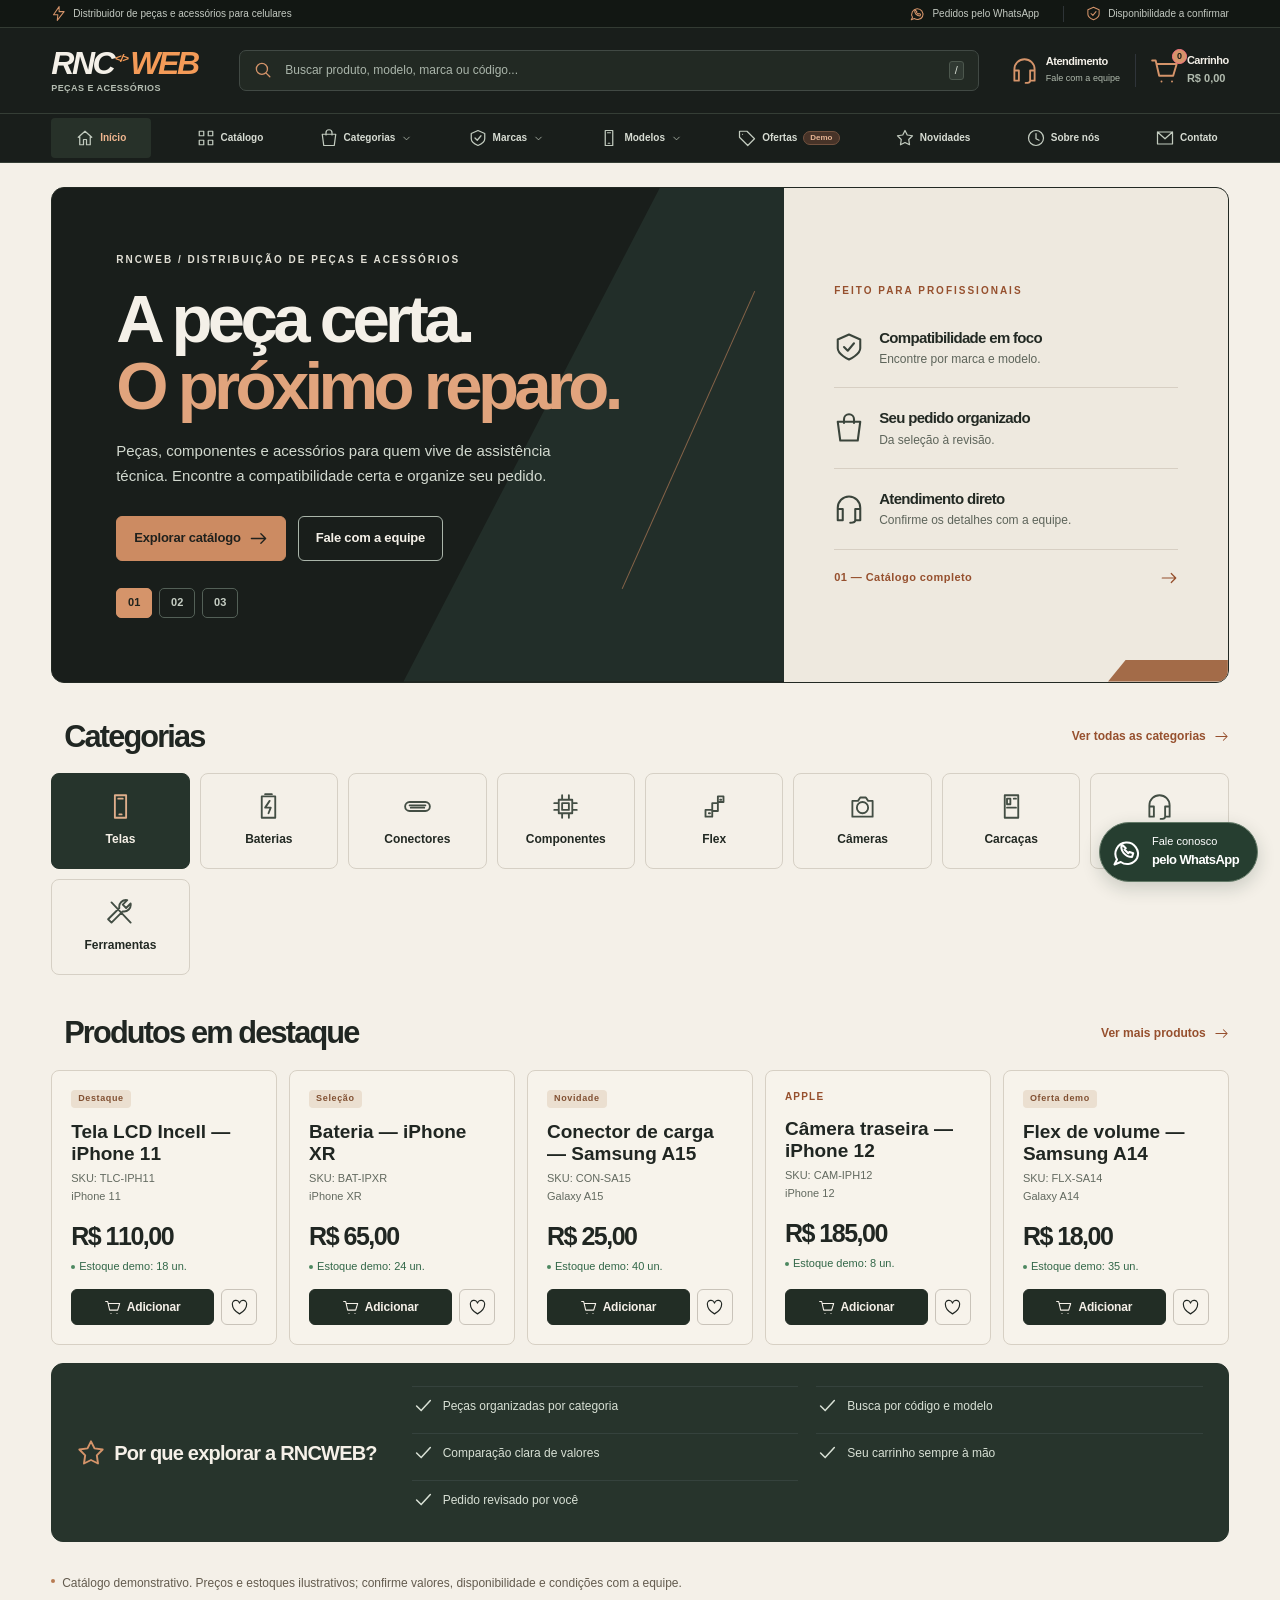
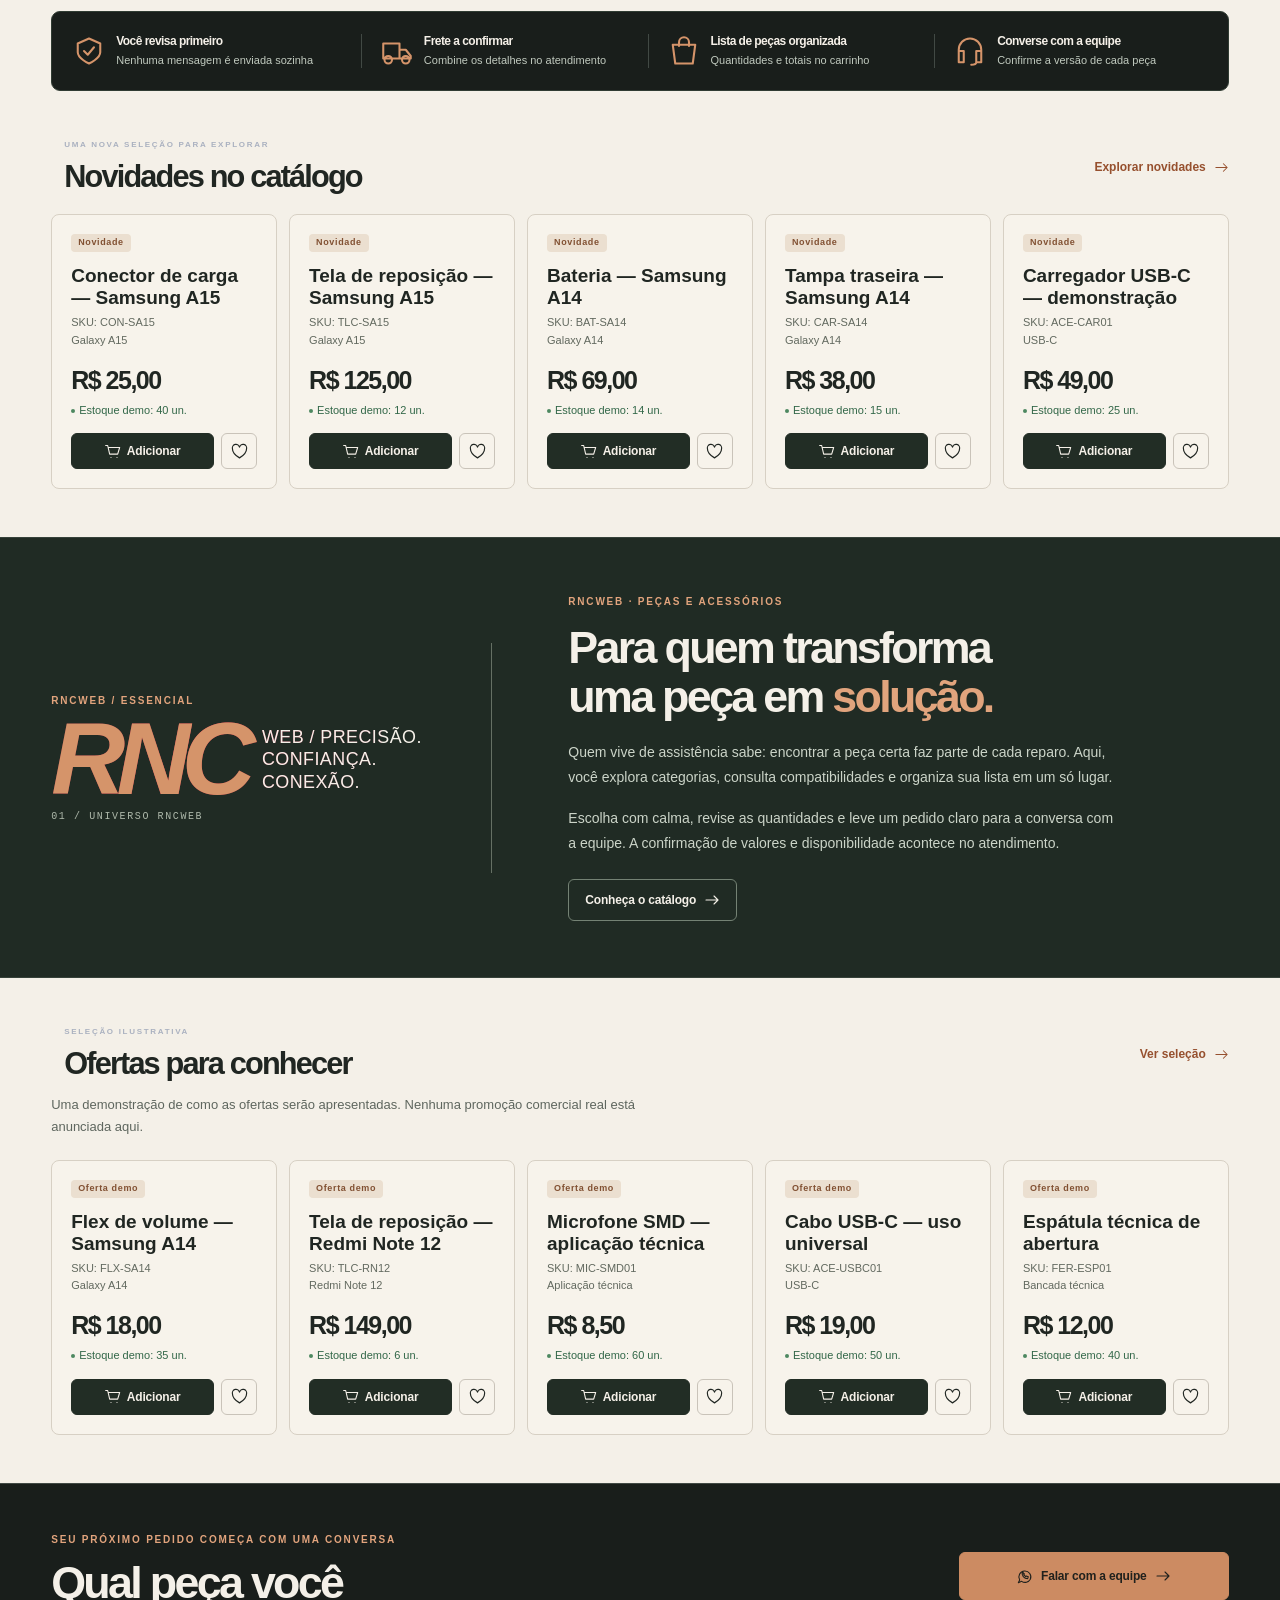
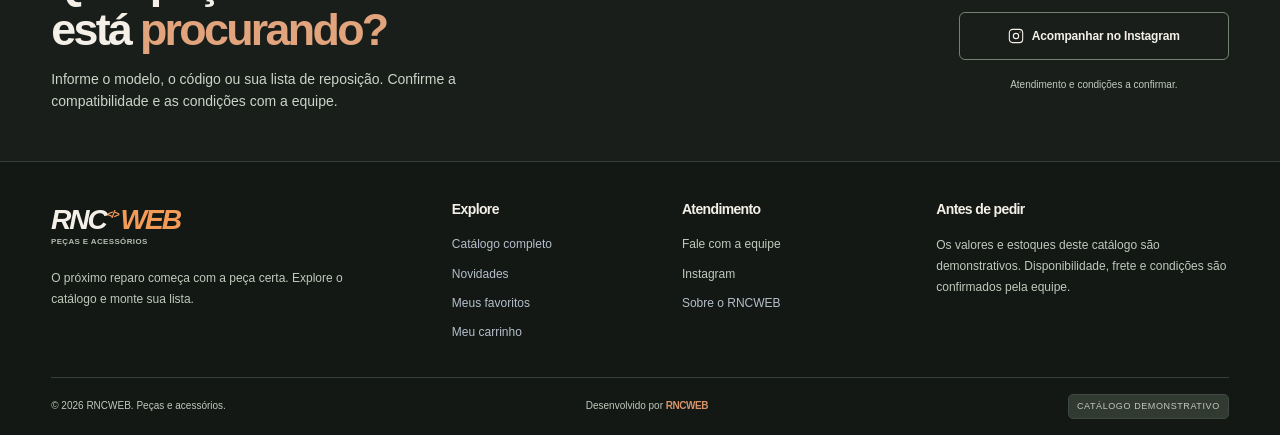
<file: index.html>
<!doctype html>
<html lang="pt-BR">
<head>
  <meta charset="utf-8"><meta name="viewport" content="width=device-width, initial-scale=1">
  <title>RNCWEB — Peças e acessórios para sua assistência</title>
  <meta name="description" content="Explore peças, componentes e acessórios para celulares. Encontre compatibilidades, monte sua lista e converse com a equipe da RNCWEB.">
  <meta name="theme-color" content="#191e1b"><meta name="robots" content="noindex,nofollow">
  <meta property="og:title" content="RNCWEB — A peça certa para o próximo reparo"><meta property="og:description" content="Um catálogo para quem vive de assistência técnica. Peças, acessórios e uma forma simples de montar seu pedido."><meta property="og:type" content="website"><meta property="og:locale" content="pt_BR">
  <link rel="icon" href="ativos/marca.svg" type="image/svg+xml">
  <link rel="stylesheet" href="css/base.css"><link rel="stylesheet" href="css/componentes.css"><link rel="stylesheet" href="css/loja.css"><link rel="stylesheet" href="css/inicio.css"><link rel="stylesheet" href="css/responsivo.css"><link rel="stylesheet" href="css/identidade.css">
  <script type="module" src="js/loja.js"></script>
</head>
<body data-pagina="inicio">
  <a class="pular-conteudo" href="#principal">Pular para o conteúdo</a>
  <div id="cabecalho-loja"></div>
  <main id="principal">
    <section class="hero" aria-labelledby="titulo-hero">
  <div class="container hero-grade">
    <div class="hero-texto"><p class="sobretitulo">RNCWEB / Distribuição de peças e acessórios</p><h1 id="titulo-hero">A peça certa.<br><em>O próximo reparo.</em></h1><p id="descricao-hero">Peças, componentes e acessórios para quem vive de assistência técnica. Encontre a compatibilidade certa e organize seu pedido.</p><div class="hero-acoes"><a class="botao" href="catalogo.html">Explorar catálogo<i data-icone="seta"></i></a><button class="botao secundario" type="button" data-contato>Fale com a equipe</button></div><div class="hero-paginacao" role="group" aria-label="Destaques da apresentação"><button type="button" aria-label="Peças para sua assistência" aria-pressed="true" data-slide="0">01</button><button type="button" aria-label="Encontre sua peça" aria-pressed="false" data-slide="1">02</button><button type="button" aria-label="Organize seu pedido" aria-pressed="false" data-slide="2">03</button></div></div>
    <div class="hero-beneficios"><p class="sobretitulo">Feito para profissionais</p><div><i data-icone="escudo"></i><span><strong>Compatibilidade em foco</strong><small>Encontre por marca e modelo.</small></span></div><div><i data-icone="sacola"></i><span><strong>Seu pedido organizado</strong><small>Da seleção à revisão.</small></span></div><div><i data-icone="fone"></i><span><strong>Atendimento direto</strong><small>Confirme os detalhes com a equipe.</small></span></div><a class="hero-indice" href="catalogo.html">01 — Catálogo completo <i data-icone="seta"></i></a></div>
  </div>
</section>

    <section class="categorias-inicio container" aria-labelledby="titulo-categorias"><div class="cabecalho-secao"><h2 id="titulo-categorias">Categorias</h2><a href="catalogo.html">Ver todas as categorias<i data-icone="seta"></i></a></div><div class="grade-categorias" id="categorias-inicio" data-area-principal><p class="texto-suave">Carregando categorias…</p></div></section>

    <section class="vitrine container" aria-labelledby="titulo-destaques"><div class="vitrine-principal"><div class="cabecalho-secao"><h2 id="titulo-destaques">Produtos em destaque</h2><a href="catalogo.html">Ver mais produtos<i data-icone="seta"></i></a></div><div class="grade-destaques" id="produtos-destaque"></div></div><aside class="painel-diferenciais"><h2><i data-icone="estrela"></i>Por que explorar a RNCWEB?</h2><ul><li><i data-icone="check"></i>Peças organizadas por categoria</li><li><i data-icone="check"></i>Busca por código e modelo</li><li><i data-icone="check"></i>Comparação clara de valores</li><li><i data-icone="check"></i>Seu carrinho sempre à mão</li><li><i data-icone="check"></i>Pedido revisado por você</li></ul></aside></section>

    <div class="container"><p class="aviso-catalogo"><span class="ponto-status"></span>Catálogo demonstrativo. Preços e estoques ilustrativos; confirme valores, disponibilidade e condições com a equipe.</p><div class="faixa-confianca"><div><i data-icone="escudo"></i><span><strong>Você revisa primeiro</strong><small>Nenhuma mensagem é enviada sozinha</small></span></div><div><i data-icone="envio"></i><span><strong>Frete a confirmar</strong><small>Combine os detalhes no atendimento</small></span></div><div><i data-icone="sacola"></i><span><strong>Lista de peças organizada</strong><small>Quantidades e totais no carrinho</small></span></div><div><i data-icone="fone"></i><span><strong>Converse com a equipe</strong><small>Confirme a versão de cada peça</small></span></div></div></div>

    <section class="secao container novidades" data-revelar aria-labelledby="titulo-novidades"><div class="cabecalho-secao"><div><p class="sobretitulo">Uma nova seleção para explorar</p><h2 id="titulo-novidades">Novidades no catálogo</h2></div><a href="catalogo.html?novidades=1">Explorar novidades<i data-icone="seta"></i></a></div><div class="grade-produtos" id="produtos-novidades"></div></section>

    <section class="editorial" id="sobre" data-revelar><div class="container editorial-grade"><div class="editorial-selo" aria-hidden="true"><p class="sobretitulo">RNCWEB / Essencial</p><span class="editorial-rnc">RNC<span>WEB / PRECISÃO.<br>CONFIANÇA.<br>CONEXÃO.</span></span><i>01 / UNIVERSO RNCWEB</i></div><div class="editorial-texto"><p class="sobretitulo">RNCWEB · peças e acessórios</p><h2>Para quem transforma<br>uma peça em <em>solução.</em></h2><p>Quem vive de assistência sabe: encontrar a peça certa faz parte de cada reparo. Aqui, você explora categorias, consulta compatibilidades e organiza sua lista em um só lugar.</p><p>Escolha com calma, revise as quantidades e leve um pedido claro para a conversa com a equipe. A confirmação de valores e disponibilidade acontece no atendimento.</p><a class="botao secundario" href="catalogo.html">Conheça o catálogo<i data-icone="seta"></i></a></div></div></section>

    <section class="secao container" data-revelar aria-labelledby="titulo-ofertas"><div class="cabecalho-secao"><div><p class="sobretitulo">Seleção ilustrativa</p><h2 id="titulo-ofertas">Ofertas para conhecer</h2></div><a href="catalogo.html?ofertas=1">Ver seleção<i data-icone="seta"></i></a></div><p class="texto-suave descricao-secao">Uma demonstração de como as ofertas serão apresentadas. Nenhuma promoção comercial real está anunciada aqui.</p><div class="grade-produtos" id="produtos-ofertas"></div></section>

    <section class="contato-inicio" id="contato" data-revelar><div class="container"><div><p class="sobretitulo">Seu próximo pedido começa com uma conversa</p><h2>Qual peça você<br>está <em>procurando?</em></h2><p>Informe o modelo, o código ou sua lista de reposição. Confirme a compatibilidade e as condições com a equipe.</p></div><div class="contato-acoes"><button class="botao" type="button" data-contato><i data-icone="whatsapp"></i>Falar com a equipe<i data-icone="seta"></i></button><button class="botao secundario" type="button" data-instagram><i data-icone="instagram"></i>Acompanhar no Instagram</button><span>Atendimento e condições a confirmar.</span></div><div class="contato-linhas" aria-hidden="true"></div></div></section>
  </main>
  <div id="rodape-loja"></div><noscript><p class="aviso-persistencia">Ative o JavaScript para usar a pesquisa, os filtros e o carrinho. Este site é uma demonstração comercial.</p></noscript>
</body></html>
</file>
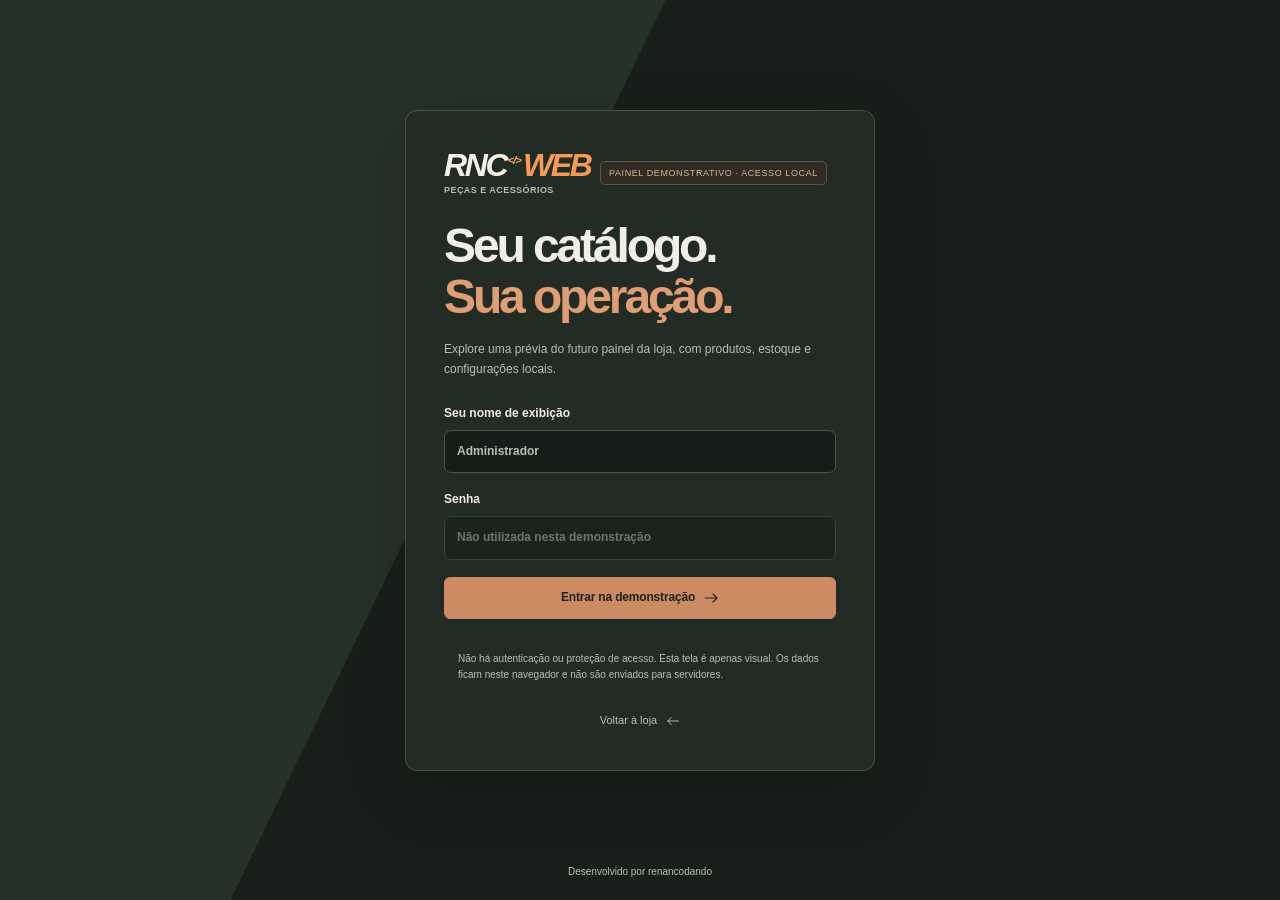
<file: admin/index.html>
<!doctype html><html lang="pt-BR"><head><meta charset="utf-8"><meta name="viewport" content="width=device-width,initial-scale=1"><meta name="robots" content="noindex,nofollow"><meta name="theme-color" content="#191e1b"><title>Painel demonstrativo — RNCWEB</title><link rel="icon" href="../ativos/marca.svg" type="image/svg+xml"><link rel="stylesheet" href="../css/base.css"><link rel="stylesheet" href="../css/componentes.css"><link rel="stylesheet" href="../css/loja.css"><link rel="stylesheet" href="../css/admin.css"><link rel="stylesheet" href="../css/responsivo.css"><link rel="stylesheet" href="../css/identidade.css"><script type="module" src="../js/admin/app.js"></script></head><body class="pagina-admin"><a class="pular-conteudo" href="#admin-conteudo">Pular para o painel</a>
<main id="entrada-demo" class="entrada-demo"><div class="entrada-ambiente" aria-hidden="true"><div></div><div></div><div></div></div><section class="entrada-card"><a class="marca" href="../index.html"><span class="rnc-logotipo" aria-label="RNCWEB"><span>RNC</span><span class="rnc-web"><sup>&lt;/&gt;</sup>WEB</span></span><small class="rnc-assinatura">Peças e acessórios</small></a><span class="etiqueta-demo">Painel demonstrativo · acesso local</span><h1>Seu catálogo.<br><em>Sua operação.</em></h1><p class="texto-suave">Explore uma prévia do futuro painel da loja, com produtos, estoque e configurações locais.</p><form id="form-entrada"><label class="campo" for="nome-demo">Seu nome de exibição<input id="nome-demo" name="nome" placeholder="Administrador" autocomplete="off" maxlength="50"></label><label class="campo">Senha<input id="senha-admin" type="password" autocomplete="current-password" placeholder="Não utilizada nesta demonstração" disabled aria-describedby="aviso-login"></label><button class="botao botao-largo" type="submit" disabled aria-busy="true"><span data-texto-entrada>Carregando catálogo…</span><i data-icone="seta"></i></button></form><p id="aviso-login" class="nota-demo">Não há autenticação ou proteção de acesso. Esta tela é apenas visual. Os dados ficam neste navegador e não são enviados para servidores.</p><a href="../index.html" class="voltar-loja">Voltar à loja<i data-icone="seta"></i></a></section><span class="assinatura-entrada">Desenvolvido por renancodando</span></main>
<div id="admin-app" hidden><aside class="admin-navegacao" id="admin-navegacao"><a class="marca" href="../index.html"><span class="rnc-logotipo" aria-label="RNCWEB"><span>RNC</span><span class="rnc-web"><sup>&lt;/&gt;</sup>WEB</span></span><small class="rnc-assinatura">Estúdio de gestão</small></a><span class="rotulo-admin">Workspace local</span><nav aria-label="Painel administrativo"><button type="button" data-admin-secao="dashboard"><i data-icone="grafico"></i>Visão geral</button><button type="button" data-admin-secao="produtos"><i data-icone="caixa"></i>Produtos</button><button type="button" data-admin-secao="estoque"><i data-icone="sacola"></i>Estoque</button><button type="button" data-admin-secao="categorias"><i data-icone="grade"></i>Categorias</button><button type="button" data-admin-secao="importacao"><i data-icone="importar"></i>Importar CSV</button><button type="button" data-admin-secao="configuracoes"><i data-icone="configuracao"></i>Configurações</button></nav><div class="admin-nav-base"><a href="../index.html"><i data-icone="inicio"></i>Ver loja</a><button type="button" id="sair-demo"><i data-icone="sair"></i>Sair da demonstração</button><small>Somente neste navegador.<br>Sem autenticação real.</small></div></aside><div class="admin-corpo"><header class="admin-topo"><button type="button" id="menu-admin" class="botao-icone" aria-label="Abrir navegação do painel" aria-expanded="false" aria-controls="admin-navegacao"><i data-icone="menu"></i></button><div><span>Estúdio de gestão</span><strong id="nome-secao">Visão geral</strong></div><span class="etiqueta-demo">Demonstração local</span><div class="admin-perfil"><span class="avatar-admin">G</span><span id="nome-administrador">Administrador</span></div></header><p class="faixa-demo"><i data-icone="alerta"></i><span>Esta é uma demonstração local. Não há login seguro, banco de dados, pedidos reais ou estoque sincronizado.</span></p><main id="admin-conteudo" tabindex="-1"></main><footer class="admin-rodape">RNCWEB · Painel demonstrativo <span>Desenvolvido por renancodando</span></footer></div></div>
</body></html>
</file>
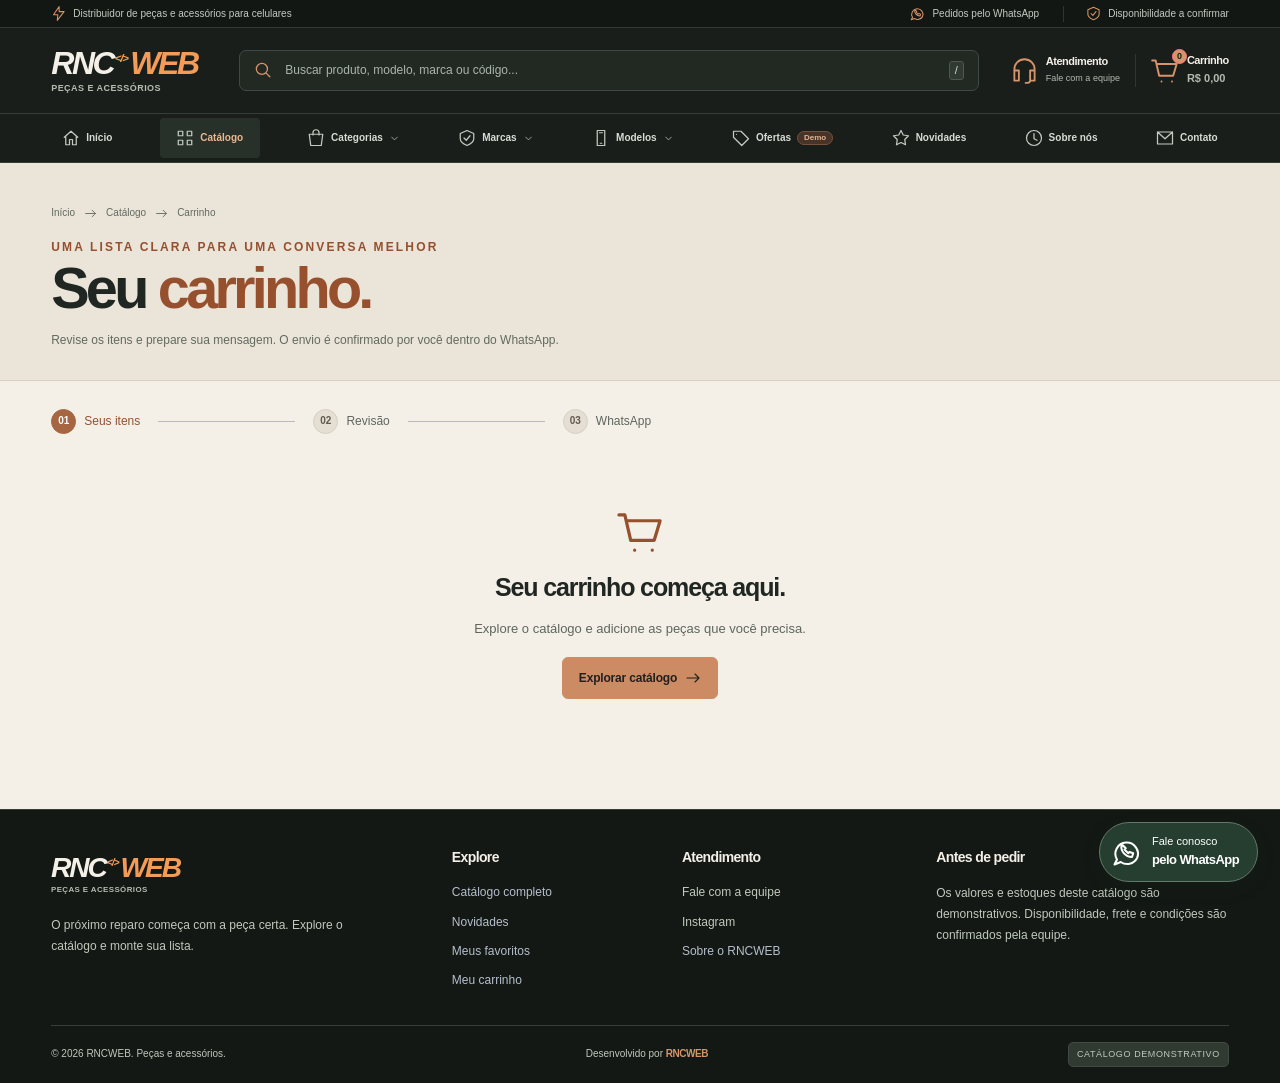
<file: carrinho.html>
<!doctype html><html lang="pt-BR"><head><meta charset="utf-8"><meta name="viewport" content="width=device-width,initial-scale=1"><title>Meu carrinho — RNCWEB</title><meta name="description" content="Revise as peças, ajuste quantidades e prepare seu pedido pelo WhatsApp. Valores demonstrativos e disponibilidade a confirmar."><meta name="theme-color" content="#191e1b"><meta name="robots" content="noindex,nofollow"><meta property="og:title" content="Meu carrinho — RNCWEB"><meta property="og:type" content="website"><meta property="og:locale" content="pt_BR"><link rel="icon" href="ativos/marca.svg" type="image/svg+xml"><link rel="stylesheet" href="css/base.css"><link rel="stylesheet" href="css/componentes.css"><link rel="stylesheet" href="css/loja.css"><link rel="stylesheet" href="css/carrinho.css"><link rel="stylesheet" href="css/responsivo.css"><link rel="stylesheet" href="css/identidade.css"><script type="module" src="js/loja.js"></script></head><body data-pagina="carrinho"><a class="pular-conteudo" href="#principal">Pular para o conteúdo</a><div id="cabecalho-loja"></div><main id="principal"><section class="pagina-cabecalho"><div class="container"><div class="trilha"><a href="index.html">Início</a><i data-icone="seta"></i><a href="catalogo.html">Catálogo</a><i data-icone="seta"></i><span>Carrinho</span></div><p class="sobretitulo">Uma lista clara para uma conversa melhor</p><h1>Seu <em>carrinho.</em></h1><p>Revise os itens e prepare sua mensagem. O envio é confirmado por você dentro do WhatsApp.</p></div></section><section class="container carrinho-pagina" data-area-principal><div class="etapas-pedido"><span class="ativo"><b>01</b>Seus itens</span><i></i><span id="etapa-revisao"><b>02</b>Revisão</span><i></i><span><b>03</b>WhatsApp</span></div><div id="conteudo-carrinho"></div></section></main><div id="rodape-loja"></div><noscript><p class="aviso-persistencia">Ative o JavaScript para usar os filtros, o catálogo e o carrinho.</p></noscript></body></html>
</file>
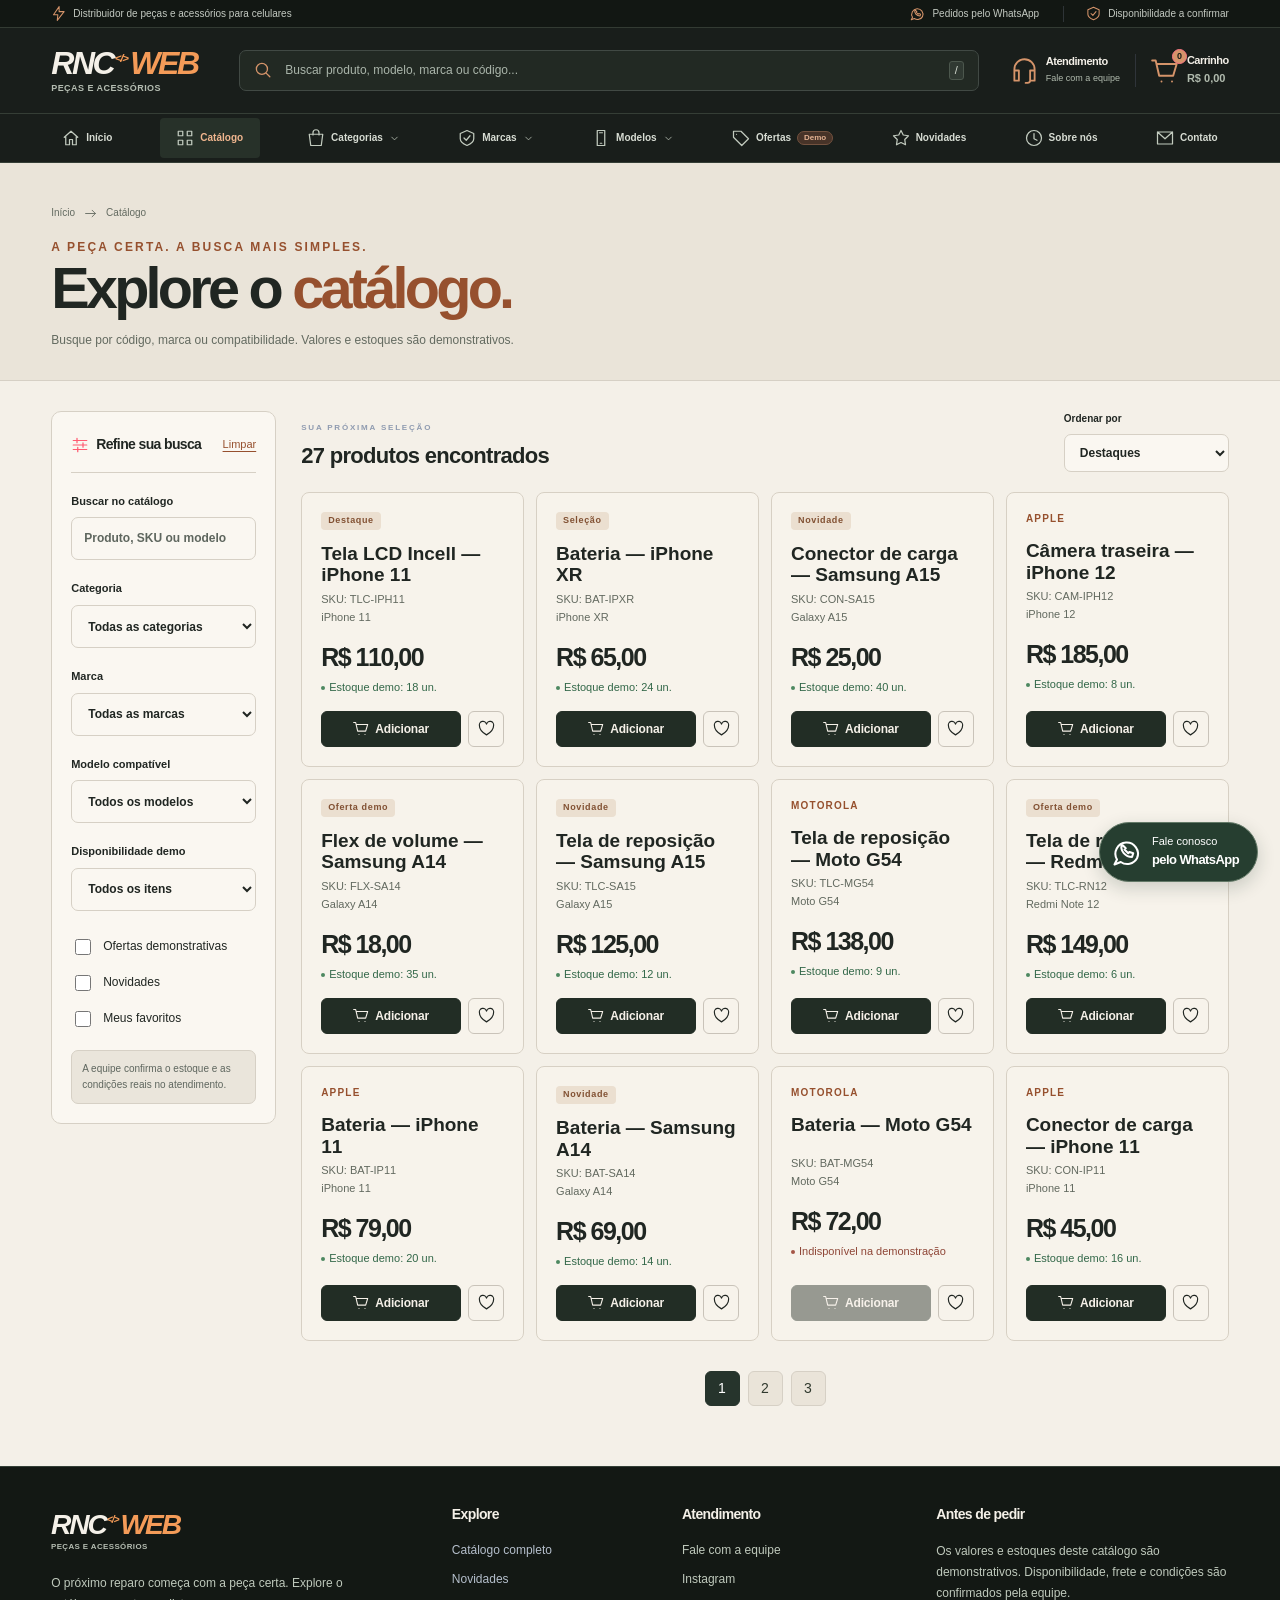
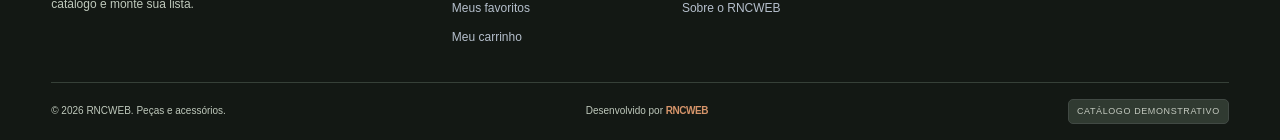
<file: catalogo.html>
<!doctype html><html lang="pt-BR"><head><meta charset="utf-8"><meta name="viewport" content="width=device-width,initial-scale=1"><title>Catálogo de peças e acessórios — RNCWEB</title><meta name="description" content="Busque peças para celulares por categoria, marca, SKU e modelo compatível. Monte seu pedido no catálogo demonstrativo da RNCWEB."><meta name="theme-color" content="#191e1b"><meta name="robots" content="noindex,nofollow"><meta property="og:title" content="Catálogo de peças e acessórios — RNCWEB"><meta property="og:type" content="website"><meta property="og:locale" content="pt_BR"><link rel="icon" href="ativos/marca.svg" type="image/svg+xml"><link rel="stylesheet" href="css/base.css"><link rel="stylesheet" href="css/componentes.css"><link rel="stylesheet" href="css/loja.css"><link rel="stylesheet" href="css/catalogo.css"><link rel="stylesheet" href="css/responsivo.css"><link rel="stylesheet" href="css/identidade.css"><script type="module" src="js/loja.js"></script></head><body data-pagina="catalogo"><a class="pular-conteudo" href="#principal">Pular para o conteúdo</a><div id="cabecalho-loja"></div><main id="principal"><section class="pagina-cabecalho"><div class="container"><div class="trilha"><a href="index.html">Início</a><i data-icone="seta"></i><span>Catálogo</span></div><p class="sobretitulo">A peça certa. A busca mais simples.</p><h1>Explore o <em>catálogo.</em></h1><p>Busque por código, marca ou compatibilidade. Valores e estoques são demonstrativos.</p></div></section><div class="container catalogo-layout" data-area-principal><aside class="catalogo-filtros"><form id="filtros-catalogo"><div class="filtros-cabecalho"><h2><i data-icone="filtro"></i>Refine sua busca</h2><button type="button" class="link-texto" data-limpar-filtros>Limpar</button></div><label class="campo">Buscar no catálogo<input type="search" name="busca" placeholder="Produto, SKU ou modelo" autocomplete="off"></label><label class="campo">Categoria<select name="categoria"><option value="">Todas as categorias</option></select></label><label class="campo">Marca<select name="marca"><option value="">Todas as marcas</option></select></label><label class="campo">Modelo compatível<select name="modelo"><option value="">Todos os modelos</option></select></label><label class="campo">Disponibilidade demo<select name="disponibilidade"><option value="">Todos os itens</option><option value="disponivel">Com estoque demonstrativo</option><option value="indisponivel">Indisponíveis na demonstração</option></select></label><div class="filtros-extras"><label class="campo-checkbox"><input type="checkbox" name="ofertas">Ofertas demonstrativas</label><label class="campo-checkbox"><input type="checkbox" name="novidades">Novidades</label><label class="campo-checkbox"><input type="checkbox" name="favoritos">Meus favoritos</label></div><p class="nota-demo">A equipe confirma o estoque e as condições reais no atendimento.</p></form></aside><section class="catalogo-resultados" aria-label="Produtos encontrados"><div class="catalogo-barra"><div><span class="sobretitulo">Sua próxima seleção</span><h2 id="quantidade-resultados" role="status" aria-live="polite" tabindex="-1">Carregando produtos…</h2></div><div><button class="botao secundario botao-filtros" type="button" id="abrir-filtros"><i data-icone="filtro"></i>Filtros</button><label class="campo ordenar">Ordenar por<select id="ordenacao"><option value="relevancia">Destaques</option><option value="menor">Menor preço</option><option value="maior">Maior preço</option><option value="nome">Nome: A–Z</option><option value="nome-desc">Nome: Z–A</option></select></label></div></div><div class="filtros-ativos" id="filtros-ativos" aria-label="Filtros ativos"></div><div class="grade-catalogo" id="grade-catalogo"></div><nav class="paginacao" id="paginacao" aria-label="Paginação do catálogo"></nav></section></div></main><div id="rodape-loja"></div><noscript><p class="aviso-persistencia">Ative o JavaScript para usar os filtros, o catálogo e o carrinho.</p></noscript></body></html>
</file>
<file: css/base.css>
:root {
  color-scheme: dark;
  --fundo:#080b12;
  --fundo-profundo:#04060b;
  --superficie:#111620;
  --superficie-alta:#1b202c;
  --vermelho:#ff2338;
  --vermelho-escuro:#a70d20;
  --texto:#f3f4f7;
  --suave:#a6adbc;
  --linha:#2c3341;
  --verde:#3cda9a;
  --azul:#6bc1ff;
  --raio:12px;
  --sombra:0 14px 45px #0005;
  --fonte:Arial,Helvetica,sans-serif;
  --espaco:clamp(20px,4.6vw,70px);
}
* {
  box-sizing: border-box;
}
html {
  scroll-behavior: smooth;
  scroll-padding-top: 30px;
}
body {
  margin: 0;
  color: var(--texto);
  background:
    radial-gradient(
      ellipse at 0 38%,
      #490d151c,
      transparent 32%),
    var(--fundo);
  font: 14px/1.55 var(--fonte);
  -webkit-font-smoothing: antialiased;
}
body,
main,
section,
header,
footer,
div {
  min-width: 0;
}
button,
input,
select,
textarea {
  font: inherit;
}
button,
a {
  -webkit-tap-highlight-color: transparent;
  touch-action: manipulation;
}
button {
  cursor: pointer;
}
button:disabled {
  cursor: not-allowed;
  opacity: .45;
}
a {
  color: inherit;
  text-decoration: none;
}
button {
  color: inherit;
}
h1,
h2,
h3,
p,
ul,
ol,
figure,
dl,
dd {
  margin: 0;
}
ul,
ol {
  padding: 0;
}
h1,
h2,
h3 {
  line-height: 1.12;
  text-wrap: balance;
}
p {
  overflow-wrap: anywhere;
}
h1,
h2,
h3,
strong {
  letter-spacing: -.35px;
}
img,
svg {
  max-width: 100%;
  display: block;
}
input,
textarea,
select {
  min-width: 0;
  max-width: 100%;
  color: var(--texto);
  background: #0b0f18;
  border: 1px solid var(--linha);
  border-radius: 8px;
  padding: 11px 12px;
}
input,
select {
  min-height: 43px;
}
input[type=checkbox] {
  accent-color: var(--vermelho);
  width: 16px;
  height: 16px;
  min-height: 16px;
}
textarea {
  resize: vertical;
}
input:focus,
textarea:focus,
select:focus {
  border-color: #ff5262;
}
button,
a,
input,
select,
textarea,
summary {
  outline-offset: 5px;
}
:focus-visible {
  outline: 2px solid #ff6b79;
}
[hidden] {
  display: none !important;
}
.container {
  width: min(1440px, calc(100% - var(--espaco)*2));
  margin-inline: auto;
}
.secao {
  padding-block: 55px;
}
.texto-suave {
  color: var(--suave);
  font-size: 13px;
  line-height: 1.7;
}
.sobretitulo {
  font-size: 9px;
  letter-spacing: 2.8px;
  text-transform: uppercase;
  font-weight: 700;
  color: #d0d3dc;
}
.sobretitulo > span {
  display: inline-block;
  vertical-align: middle;
  width: 80px;
  height: 1px;
  background: var(--vermelho);
  margin-left: 12px;
}
em {
  color: var(--vermelho);
  font-style: normal;
}
.icone {
  width: 22px;
  height: 22px;
  flex-shrink: 0;
}
.sr-only {
  position: absolute;
  width: 1px;
  height: 1px;
  padding: 0;
  margin: -1px;
  overflow: hidden;
  clip: rect(0, 0, 0, 0);
  white-space: nowrap;
  border: 0;
}
.pular-conteudo {
  position: fixed;
  left: 15px;
  top: -80px;
  background: var(--vermelho);
  padding: 12px 18px;
  border-radius: 8px;
  z-index: 200;
}
.pular-conteudo:focus {
  top: 12px;
}
.campo {
  display: flex;
  flex-direction: column;
  gap: 7px;
  font-size: 12px;
  font-weight: 600;
}
.campo small {
  font-size: 10px;
  font-weight: 400;
  color: var(--suave);
}
.campo input,
.campo select,
.campo textarea {
  width: 100%;
}
.campo-checkbox {
  display: flex;
  align-items: center;
  gap: 9px;
  font-size: 12px;
  line-height: 1.4;
}
.mensagem-erro {
  font-size: 12px;
  color: #ff9ca7;
  line-height: 1.5;
}
.nota-demo {
  color: #b7bdca;
  font-size: 11px;
  line-height: 1.6;
  padding: 12px 14px;
  background: #ffffff04;
  border: 1px solid #ffffff0b;
  border-radius: 7px;
}
.etiqueta-demo,
.modo-demo {
  border: 1px solid #d9a65455;
  background: #8f5b121c;
  border-radius: 5px;
  padding: 4px 8px;
  color: #eac995;
  font-size: 9px;
  text-transform: uppercase;
  letter-spacing: .6px;
}
.descricao-secao {
  margin: -7px 0 22px;
  max-width: 600px;
}
.erro-carregamento {
  padding: 40px;
  border: 1px solid #a43545;
  border-radius: 12px;
  grid-column: 1/-1;
}
.erro-carregamento p {
  margin: 15px 0;
}
.aviso-persistencia {
  padding: 10px 20px;
  background: #352b15;
  border-bottom: 1px solid #b1924a;
  color: #ffe8ad;
  font-size: 12px;
  position: relative;
  z-index: 150;
}
.aguarda-revelacao {
  opacity: 0;
  transform: translateY(20px);
}
.revelado {
  opacity: 1;
  transform: none;
  transition: opacity .7s, transform .7s;
}
.dialogo-aberto {
  overflow: hidden;
}
::selection {
  background: #fd304950;
  color: white;
}
@media (prefers-reduced-motion: reduce) {
  html {
    scroll-behavior: auto;
  }
  *,
  *:before,
  *:after {
    animation: none !important;
    transition: none !important;
    scroll-behavior: auto !important;
  }
  .aguarda-revelacao {
    opacity: 1;
    transform: none;
  }
}
</file>
<file: css/componentes.css>
.botao {
  --cor-botao:#da1230;
  display: inline-flex;
  align-items: center;
  justify-content: center;
  gap: 8px;
  min-height: 40px;
  padding: 10px 15px;
  border-radius: 7px;
  border: 1px solid #ff697866;
  color: #fff;
  background:
    linear-gradient(
      180deg,
      #e5233b,
      var(--cor-botao) 60%,
      #bf0c28);
  box-shadow: inset 0 1px 0 #ffffff30, 0 4px 12px #ad071b24;
  font-size: 12px;
  font-weight: 700;
  line-height: 1.35;
  transition:
    transform .2s,
    box-shadow .2s,
    filter .2s;
  text-align: center;
  position: relative;
  overflow: hidden;
}
.botao:before {
  content: "";
  position: absolute;
  inset: 0;
  background:
    linear-gradient(
      110deg,
      transparent 15%,
      #ffffff19 44%,
      transparent 65%);
  transform: translateX(-120%);
  transition: transform .5s;
  pointer-events: none;
}
.botao:hover:not(:disabled) {
  transform: translateY(-2px);
  box-shadow: 0 7px 20px #dd102a30;
  filter: brightness(1.07);
}
.botao:hover:before {
  transform: translateX(120%);
}
.botao:active:not(:disabled) {
  transform: translateY(1px) scale(.98);
}
.botao .icone {
  width: 18px;
  height: 18px;
}
.botao .icone:last-child {
  width: 16px;
}
.botao.secundario {
  background:
    linear-gradient(
      145deg,
      #262c3a55,
      #111621);
  border-color: #5b6377aa;
  box-shadow: inset 0 1px 0 #ffffff0c;
  color: #e1e4ed;
}
.botao.discreto {
  background: transparent;
  border-color: var(--linha);
  box-shadow: none;
  color: var(--suave);
}
.botao-pequeno {
  min-height: 32px;
  padding: 7px 10px;
  font-size: 10px;
}
.botao-largo {
  width: 100%;
}
.botao-icone {
  width: 35px;
  height: 35px;
  min-width: 35px;
  border: 1px solid #5c647366;
  border-radius: 7px;
  background: linear-gradient(#21273488, #111620);
  display: inline-flex;
  align-items: center;
  justify-content: center;
  padding: 7px;
  transition:
    background .2s,
    border-color .2s,
    transform .2s;
}
.botao-icone .icone {
  width: 19px;
  height: 19px;
}
.botao-icone:hover:not(:disabled) {
  background: #2a3342;
  border-color: #ff5b6c;
  transform: translateY(-1px);
}
.favorito[aria-pressed=true] {
  color: #ff5c70;
  border-color: #f13e55;
}
.favorito[aria-pressed=true] .icone {
  fill: #ff23382b;
}
.selo {
  font-size: 9px;
  border-radius: 12px;
  padding: 3px 8px;
  color: #fff;
  font-weight: 700;
  display: inline-flex;
  align-self: flex-start;
  gap: 4px;
  line-height: 1.1;
  letter-spacing: -.1px;
  background: #c6132a;
}
.selo:before {
  content: "";
  width: 5px;
  height: 5px;
  border-radius: 50%;
  background: currentColor;
  align-self: center;
}
.selo--vermelho {
  background:
    linear-gradient(
      100deg,
      #e11c31,
      #a70d22);
  box-shadow: 0 0 10px #ef20382b;
}
.selo--azul {
  background: #135c8f;
  color: #bce8ff;
}
.selo--verde {
  background: #175a3e;
  color: #b7f3d2;
}
.produto-card {
  border: 1px solid #485060a6;
  background:
    radial-gradient(
      ellipse at 6% 0,
      #80172b24,
      transparent 42%),
    linear-gradient(
      145deg,
      #242a37 0,
      #131720 40%,
      #0b0e16 100%);
  border-radius: 11px;
  padding: 13px 12px 12px;
  box-shadow: inset 0 1px 0 #ffffff17, 0 7px 20px #0004;
  min-width: 0;
  display: flex;
  flex-direction: column;
  transition:
    transform .28s,
    border-color .28s,
    box-shadow .28s;
  position: relative;
  isolation: isolate;
}
.produto-card:before {
  content: "";
  position: absolute;
  left: 14px;
  right: 14px;
  top: 0;
  height: 1px;
  background:
    linear-gradient(
      90deg,
      transparent,
      #d4e3ff66,
      transparent);
  pointer-events: none;
}
.produto-card:hover {
  transform: translateY(-5px);
  border-color: #fb394f88;
  box-shadow:
    inset 0 1px 0 #ffffff20,
    0 14px 28px #0008,
    0 -2px 17px #d7193010;
}
.produto-card h3 {
  margin: 9px 0 6px;
  font-size: 13px;
  line-height: 1.3;
  text-wrap: initial;
  min-height: 34px;
}
.produto-titulo {
  border: 0;
  padding: 0;
  text-align: left;
  color: var(--texto);
  font: inherit;
  line-height: inherit;
  background: none;
  cursor: pointer;
  font-weight: 700;
}
.produto-titulo:hover {
  color: #ff8c98;
}
.produto-linha {
  font-size: 9px;
  text-transform: uppercase;
  letter-spacing: .6px;
  color: #b7bfce;
  min-height: 15px;
}
.produto-sku {
  color: #b1b6c2;
  font-size: 10px;
}
.produto-compativel {
  color: #808da1;
  font-size: 10px;
  margin-top: 2px;
}
.produto-preco {
  color: #ff344c;
  font-size: 22px;
  letter-spacing: -.8px;
  line-height: 1.2;
  display: block;
  margin-top: 9px;
  font-weight: 800;
}
.produto-estoque {
  font-size: 9px;
  color: #a2b2aa;
  margin: 5px 0 10px;
}
.produto-estoque:before {
  content: "";
  display: inline-block;
  vertical-align: middle;
  width: 4px;
  height: 4px;
  border-radius: 50%;
  background: #47d09a;
  margin-right: 4px;
}
.produto-estoque.sem-estoque {
  color: #e6b5b9;
}
.produto-estoque.sem-estoque:before {
  background: #f26a7a;
}
.produto-acoes {
  display: flex;
  align-items: center;
  gap: 6px;
  margin-top: auto;
}
.botao-adicionar {
  flex: 1;
  font-size: 10px;
  min-height: 33px;
  padding: 7px 8px;
  gap: 6px;
}
.botao-adicionar .icone {
  width: 16px !important;
  height: 16px;
}
.produto-acoes .botao-icone {
  width: 30px;
  height: 33px;
  min-width: 30px;
  padding: 5px;
}
.produto-acoes .icone {
  width: 17px;
  height: 17px;
}
.adicionado {
  animation: adicionar-pulso .6s ease;
}
.adicionado:after {
  content: "✓";
  position: absolute;
  inset: 0;
  display: grid;
  place-items: center;
  color: #fff;
  background: #0a7350;
  font-size: 19px;
}
.grade-produtos {
  display: grid;
  grid-template-columns: repeat(5, minmax(0, 1fr));
  gap: 15px;
}
.cabecalho-secao {
  display: flex;
  align-items: center;
  justify-content: space-between;
  gap: 20px;
  margin-bottom: 13px;
}
.cabecalho-secao h2 {
  font-size: 21px;
  position: relative;
  padding-left: 13px;
  line-height: 1.2;
}
.cabecalho-secao h2:before {
  content: "";
  position: absolute;
  left: 0;
  top: 2px;
  bottom: 2px;
  width: 4px;
  background: var(--vermelho);
  border-radius: 3px;
  box-shadow: 0 0 10px #fd283240;
}
.cabecalho-secao > .sobretitulo {
  margin-bottom: 7px;
}
.cabecalho-secao > div > .sobretitulo {
  margin: 0 0 8px 13px;
  font-size: 8px;
  letter-spacing: 1.7px;
  color: #aab1c0;
}
.cabecalho-secao > a {
  display: flex;
  align-items: center;
  gap: 8px;
  color: #ff5d6c;
  font-size: 11px;
  flex-shrink: 0;
}
.cabecalho-secao > a .icone {
  width: 15px;
  height: 15px;
}
.painel {
  border: 1px solid var(--linha);
  border-radius: var(--raio);
  padding: 24px;
  background:
    linear-gradient(
      145deg,
      #1d2330,
      #10151e);
  box-shadow: inset 0 1px 0 #ffffff0c, var(--sombra);
}
.estado-vazio {
  padding: 45px 20px;
  text-align: center;
  display: flex;
  flex-direction: column;
  align-items: center;
  gap: 17px;
  grid-column: 1/-1;
}
.estado-vazio > .icone {
  width: 47px;
  height: 47px;
  color: #ff5d73;
}
.estado-vazio h2 {
  font-size: 25px;
}
.estado-vazio p {
  max-width: 390px;
}
.dialogo {
  width: min(660px, calc(100vw - 32px));
  max-height: calc(100dvh - 32px);
  padding: 0;
  margin: auto;
  color: var(--texto);
  background:
    linear-gradient(
      135deg,
      #202633,
      #0e131e 60%);
  border: 1px solid #626c82;
  border-radius: 15px;
  box-shadow: 0 30px 120px #000c;
  overscroll-behavior: contain;
  overflow: auto;
}
.dialogo::backdrop {
  background: #03050bba;
  backdrop-filter: blur(7px);
}
.dialogo[open] {
  animation: dialogo-entrar .25s ease-out;
}
.dialogo-cabecalho {
  display: flex;
  gap: 20px;
  justify-content: space-between;
  align-items: center;
  padding: 20px 24px;
  border-bottom: 1px solid #8792a826;
  position: sticky;
  top: 0;
  background: #171d28f7;
  z-index: 2;
  backdrop-filter: blur(18px);
}
.dialogo-cabecalho h2 {
  font-size: 21px;
}
.dialogo-conteudo {
  padding: 24px;
}
.dialogo-pequeno {
  max-width: 480px;
}
.dialogo-conteudo > .texto-suave {
  margin-bottom: 20px;
}
.acoes-dialogo {
  display: flex;
  gap: 10px;
  justify-content: flex-end;
  margin-top: 24px;
}
.detalhe-codigo {
  display: flex;
  align-items: center;
  gap: 12px;
  margin-bottom: 20px;
  flex-wrap: wrap;
}
.detalhe-codigo > .icone {
  width: 35px;
  height: 35px;
  color: #ff5a70;
}
.detalhe-codigo > span:first-of-type {
  font-family: monospace;
  font-size: 15px;
}
.especificacoes {
  margin: 20px 0;
}
.especificacoes > div {
  display: grid;
  grid-template-columns: 1fr 1.4fr;
  gap: 20px;
  padding: 11px 0;
  border-bottom: 1px solid #ffffff0b;
  font-size: 12px;
}
.especificacoes dt {
  color: var(--suave);
}
.especificacoes dd {
  overflow-wrap: anywhere;
}
.detalhe-compra {
  display: flex;
  gap: 18px;
  align-items: flex-end;
  margin-top: 23px;
  flex-wrap: wrap;
}
.detalhe-compra .produto-preco {
  font-size: 31px;
  margin: 0 auto 8px 0;
}
.detalhe-compra label {
  width: 78px;
}
.detalhe-compra .botao {
  min-height: 43px;
}
.canais-contato {
  display: flex;
  flex-direction: column;
  gap: 12px;
}
.avisos {
  position: fixed;
  right: 22px;
  bottom: 23px;
  z-index: 250;
  display: flex;
  flex-direction: column;
  gap: 9px;
  width: min(390px, calc(100vw - 36px));
  pointer-events: none;
}
.aviso {
  display: flex;
  align-items: center;
  justify-content: space-between;
  gap: 15px;
  background: #1a2531f5;
  border: 1px solid #5d8d7d;
  border-radius: 10px;
  padding: 14px 15px;
  box-shadow: 0 10px 40px #0009;
  font-size: 12px;
  animation: dialogo-entrar .25s ease;
  pointer-events: auto;
}
.aviso--erro {
  border-color: #b94053;
  background: #321c28f7;
}
.aviso-fechar {
  border: 0;
  background: transparent;
  padding: 0 4px;
  font-size: 23px;
  flex-shrink: 0;
}
.copia-alternativa {
  position: fixed;
  left: 20px;
  bottom: 20px;
  width: calc(100vw - 40px);
  height: 160px;
  z-index: 300;
}
.carrinho-lateral {
  height: 100dvh;
  max-height: 100dvh;
  max-width: 510px;
  width: min(510px, 100vw);
  margin: 0 0 0 auto;
  border-radius: 18px 0 0 18px;
  border-right: 0;
}
.carrinho-lateral[open] {
  animation: carrinho-entrar .3s cubic-bezier(.2, .7, .3, 1);
}
.carrinho-lateral .dialogo-conteudo {
  padding: 20px;
}
.carrinho-lateral .nota-demo {
  margin-bottom: 14px;
}
.item-carrinho {
  display: flex;
  align-items: center;
  gap: 16px;
  padding: 20px 0;
  border-bottom: 1px solid var(--linha);
  flex-wrap: wrap;
}
.item-simbolo {
  width: 48px;
  height: 52px;
  display: grid;
  place-items: center;
  border: 1px solid #5e3540;
  border-radius: 10px;
  background:
    linear-gradient(
      135deg,
      #42273566,
      #151a25);
  flex-shrink: 0;
}
.item-simbolo .icone {
  color: #ff7c89;
  width: 27px;
  height: 27px;
}
.item-info {
  flex: 1;
  min-width: 150px;
}
.item-info h3 {
  font-size: 14px;
  line-height: 1.4;
  overflow-wrap: anywhere;
}
.item-info p {
  font-size: 10px;
  margin-top: 5px;
}
.item-controles {
  display: flex;
  gap: 16px;
  align-items: center;
}
.quantidade {
  display: flex;
  align-items: center;
  border: 1px solid #566073;
  border-radius: 7px;
  overflow: hidden;
  background: #0f141f;
}
.quantidade .botao-icone {
  width: 30px;
  min-width: 30px;
  height: 33px;
  border: 0;
  border-radius: 0;
  background: none;
  padding: 6px;
}
.quantidade input {
  width: 43px;
  min-height: 33px;
  height: 33px;
  padding: 5px 0;
  border: 0;
  border-radius: 0;
  text-align: center;
  background: transparent;
  -moz-appearance: textfield;
}
.quantidade input::-webkit-inner-spin-button {
  appearance: none;
}
.item-subtotal {
  font-size: 17px;
  white-space: nowrap;
}
.item-carrinho.compacto .item-controles {
  width: 100%;
  padding-left: 64px;
  justify-content: space-between;
  gap: 10px;
}
.item-carrinho.compacto .item-info {
  min-width: 0;
}
.item-carrinho.compacto .item-subtotal {
  font-size: 16px;
}
.resumo-lateral {
  display: flex;
  justify-content: space-between;
  align-items: center;
  padding: 25px 0;
  font-size: 13px;
}
.resumo-lateral strong {
  font-size: 25px;
  color: #ff435a;
}
.carrinho-lateral .botao-largo {
  margin-bottom: 10px;
}
@keyframes adicionar-pulso {
  50% {
    transform: scale(.96);
  }
}
@keyframes dialogo-entrar {
  from {
    opacity: 0;
    transform: translateY(12px) scale(.98);
  }
  to {
    opacity: 1;
    transform: none;
  }
}
@keyframes carrinho-entrar {
  from {
    transform: translateX(100%);
  }
  to {
    transform: translateX(0);
  }
}
</file>
<file: css/loja.css>
.barra-info {
  font-size: 10px;
  color: #d0d3dc;
  border-bottom: 1px solid #3c425066;
  background:
    linear-gradient(
      100deg,
      #0a0e18,
      #070a11);
}
.barra-info > .container,
.barra-info > .container > div {
  display: flex;
  align-items: center;
  gap: 24px;
}
.barra-info > .container {
  justify-content: space-between;
  min-height: 27px;
}
.barra-info span {
  display: flex;
  align-items: center;
  gap: 7px;
}
.barra-info .icone {
  width: 15px;
  height: 15px;
  color: #e5a4af;
}
.barra-info > .container > span > .icone {
  color: var(--vermelho);
  filter: drop-shadow(0 0 5px #ff234166);
}
.barra-info > .container > div > span + span {
  border-left: 1px solid #65708255;
  padding-left: 22px;
}
.cabecalho {
  position: relative;
  z-index: 40;
  background:
    linear-gradient(
      115deg,
      #070a11,
      #0e121d 55%,
      #070a11);
  box-shadow: 0 4px 20px #0002;
}
.cabecalho-principal {
  display: flex;
  align-items: center;
  gap: 30px;
  min-height: 82px;
}
.marca {
  display: flex;
  align-items: center;
  gap: 9px;
  flex-shrink: 0;
  color: #f7f7fa;
  line-height: .96;
  min-width: 185px;
}
.marca-simbolo {
  display: block;
  position: relative;
  width: 28px;
  height: 48px;
  border: 4px solid var(--vermelho);
  border-radius: 6px;
  transform: rotate(16deg);
  box-shadow: inset 0 0 0 1px #ff4a5c22, 0 0 12px #ff0d3020;
}
.marca-simbolo:before {
  content: "";
  position: absolute;
  top: -4px;
  left: 3px;
  right: 3px;
  height: 3px;
  background: #070a11;
  border-radius: 0 0 4px 4px;
}
.marca-simbolo:after {
  content: "";
  position: absolute;
  bottom: 2px;
  left: 8px;
  width: 5px;
  height: 2px;
  background: #f96374;
  border-radius: 4px;
}
.marca strong {
  font-size: clamp(28px, 2.5vw, 38px);
  font-weight: 900;
  letter-spacing: -1.9px;
  font-style: italic;
  display: block;
  text-shadow: 0 2px 0 #ffffff12;
}
.marca b {
  display: block;
  color: var(--vermelho);
  font-size: 16px;
  text-transform: uppercase;
  font-style: italic;
  font-weight: 900;
  letter-spacing: 2px;
  margin: 2px 0 4px;
}
.marca small {
  display: block;
  font-size: 6px;
  text-transform: uppercase;
  font-weight: 700;
  letter-spacing: 2.05px;
}
.pesquisa-global {
  position: relative;
  flex: 1;
  display: flex;
  align-items: center;
  gap: 12px;
  padding: 0 14px;
  background:
    linear-gradient(
      180deg,
      #202633,
      #131923);
  border: 1px solid #566071a1;
  border-radius: 9px;
  box-shadow: inset 0 1px 0 #d0d8ef10, 0 4px 12px #0004;
  max-width: 600px;
}
.pesquisa-global > i {
  display: block;
  color: #e5e8f0;
}
.pesquisa-global > i .icone {
  width: 19px;
  height: 19px;
}
.pesquisa-global > input {
  border: 0;
  background: transparent;
  padding: 10px 0;
  min-height: 38px;
  flex: 1;
  box-shadow: none;
  font-size: 12px;
  width: 100%;
}
.pesquisa-global > input:focus-visible {
  outline: 0;
}
.pesquisa-global:focus-within {
  outline: 2px solid #ff5c70;
  outline-offset: 3px;
}
.pesquisa-global > input::placeholder {
  color: #c2c6d1;
}
.pesquisa-global > kbd {
  color: #798398;
  font-size: 11px;
  font-family: var(--fonte);
  border: 1px solid #5a627533;
  border-radius: 3px;
  padding: 0 5px;
  flex-shrink: 0;
}
.sugestoes {
  position: absolute;
  top: calc(100% + 9px);
  left: -1px;
  right: -1px;
  min-width: 0;
  background: #141a26f9;
  backdrop-filter: blur(22px);
  border: 1px solid #5b6476;
  border-radius: 10px;
  padding: 7px;
  box-shadow: 0 25px 50px #000b;
  z-index: 60;
}
.sugestao {
  display: flex;
  gap: 11px;
  align-items: center;
  padding: 11px 9px;
  border-radius: 6px;
  transition: background .2s;
}
.sugestao:hover,
.sugestao[aria-selected=true] {
  background: #422736;
}
.sugestao > .icone {
  color: #ff6173;
  width: 23px;
  height: 23px;
}
.sugestao > span {
  flex: 1;
}
.sugestao strong {
  display: block;
  font-size: 12px;
  line-height: 1.4;
}
.sugestao small {
  display: block;
  color: var(--suave);
  font-size: 10px;
  margin-top: 3px;
}
.sugestao b {
  color: #ff586c;
  font-size: 12px;
  white-space: nowrap;
}
.sugestao-vazia {
  padding: 15px 9px;
  font-size: 12px;
  color: var(--suave);
}
.cabecalho-atalhos {
  display: flex;
  align-items: center;
  gap: 22px;
  margin-left: auto;
}
.atalho {
  display: flex;
  gap: 8px;
  align-items: center;
  border: 0;
  background: none;
  padding: 0;
  flex-shrink: 0;
  text-align: left;
}
.atalho > .icone,
.atalho > i > .icone {
  width: 27px;
  height: 27px;
  color: #f1f2f5;
}
.atalho strong {
  display: block;
  font-size: 11px;
  line-height: 1.2;
}
.atalho small {
  font-size: 9px;
  display: block;
  margin-top: 3px;
  color: #bbc1ce;
  white-space: nowrap;
}
.conta-atalho {
  border-left: 1px solid #484e5e77;
  padding-left: 22px;
}
.atalho-carrinho {
  border-left: 1px solid #484e5e77;
  padding-left: 22px;
}
.atalho-carrinho small {
  color: #ff344c;
  font-weight: 750;
  font-size: 11px;
}
.carrinho-icone {
  position: relative;
  display: block;
}
.carrinho-icone .icone {
  width: 28px;
  height: 28px;
}
.carrinho-icone > b {
  position: absolute;
  top: -8px;
  right: -8px;
  min-width: 15px;
  height: 15px;
  padding: 0 4px;
  display: grid;
  place-items: center;
  background: #e9152f;
  border: 1px solid #ff7985;
  border-radius: 9px;
  font-size: 9px;
  line-height: 1;
  box-shadow: 0 0 9px #ff113333;
}
.faixa-navegacao {
  border-block: 1px solid #48516255;
  background:
    linear-gradient(
      180deg,
      #171c27 0,
      #11151e 50%,
      #0d1119);
  box-shadow: inset 0 1px 0 #ffffff05;
}
.navegacao {
  display: flex;
  justify-content: space-between;
  align-items: stretch;
  gap: 6px;
  min-height: 41px;
  padding-block: 4px;
}
.navegacao > a,
.nav-grupo > summary {
  display: flex;
  align-items: center;
  justify-content: center;
  gap: 7px;
  padding: 6px 14px;
  font-size: 11px;
  font-weight: 600;
  white-space: nowrap;
  border-radius: 6px;
  transition: background .2s, color .2s;
}
.navegacao > a:hover,
.nav-grupo > summary:hover {
  background: #ffffff0b;
  color: #fff;
}
.navegacao > a[aria-current=page] {
  background: linear-gradient(#dc172f, #bd0b25);
  box-shadow: inset 0 1px 0 #ff9fa944, 0 0 13px #f5233528;
  color: white;
  min-width: 130px;
}
.navegacao .icone {
  width: 18px;
  height: 18px;
}
.nav-grupo {
  position: relative;
}
.nav-grupo > summary {
  list-style: none;
  cursor: pointer;
  height: 100%;
  user-select: none;
}
.nav-grupo > summary::-webkit-details-marker {
  display: none;
}
.nav-grupo > summary > i:last-child .icone {
  width: 11px;
  height: 11px;
  transition: transform .2s;
}
.nav-grupo[open] > summary > i:last-child .icone {
  transform: rotate(180deg);
}
.nav-opcoes {
  position: absolute;
  left: 0;
  top: calc(100% + 8px);
  width: 225px;
  background: #171d29f9;
  border: 1px solid #5c6475;
  border-radius: 10px;
  box-shadow: 0 20px 40px #000b;
  padding: 8px;
  max-height: 350px;
  overflow: auto;
  animation: dialogo-entrar .18s ease;
  z-index: 45;
}
.nav-opcoes > a {
  display: block;
  padding: 10px;
  border-radius: 5px;
  font-size: 12px;
  white-space: normal;
}
.nav-opcoes > a:hover {
  background: #4e2534;
  color: #fff;
}
.nav-selo {
  font-size: 8px;
  background: #c9142a;
  color: #fff;
  border: 1px solid #ff6374;
  border-radius: 9px;
  padding: 1px 6px;
  line-height: 1.3;
}
.menu-mobile,
.conta-mobile {
  display: none !important;
}
.rodape {
  background:
    linear-gradient(
      130deg,
      #10151f,
      #080b12);
  border-top: 1px solid #485062;
  padding-top: 40px;
}
.rodape-grade {
  display: grid;
  grid-template-columns: 1.5fr .8fr .9fr 1.2fr;
  gap: 55px;
  padding-bottom: 35px;
}
.rodape-grade > div {
  display: flex;
  flex-direction: column;
  align-items: flex-start;
  gap: 10px;
}
.rodape .marca {
  margin-bottom: 8px;
  transform-origin: left center;
  scale: .88;
}
.rodape-grade p {
  font-size: 12px;
  color: #a5afbf;
  max-width: 300px;
  line-height: 1.75;
}
.rodape-grade h2 {
  font-size: 14px;
  margin-bottom: 8px;
}
.rodape-grade > div > a:not(.marca),
.rodape-grade button {
  border: 0;
  padding: 0;
  background: none;
  font-size: 12px;
  color: #b5bfcc;
  text-align: left;
}
.rodape-grade > div > a:hover,
.rodape-grade button:hover {
  color: #ff6577;
}
.rodape-base {
  display: flex;
  align-items: center;
  justify-content: space-between;
  gap: 15px;
  flex-wrap: wrap;
  font-size: 10px;
  color: #8792a5;
  padding-block: 16px;
  border-top: 1px solid #ffffff11;
}
.rodape-base strong {
  color: #c0c8d4;
}
.whatsapp-flutuante {
  position: fixed;
  right: 22px;
  bottom: 18px;
  border: 1px solid #8cf4a17d;
  border-radius: 40px;
  background:
    linear-gradient(
      145deg,
      #07813a,
      #056b30);
  padding: 10px 18px 10px 12px;
  display: flex;
  align-items: center;
  gap: 10px;
  box-shadow: inset 0 1px 0 #b3ffc43b, 0 7px 22px #0008;
  color: white;
  text-align: left;
  z-index: 35;
  font-size: 11px;
  transition: transform .2s;
}
.whatsapp-flutuante .icone {
  width: 30px;
  height: 30px;
}
.whatsapp-flutuante strong {
  display: block;
  font-size: 13px;
}
.whatsapp-flutuante:hover {
  transform: translateY(-3px);
}
.pagina-cabecalho {
  padding: 35px 0 24px;
  background:
    radial-gradient(
      ellipse at 90% 0,
      #82172c26,
      transparent 55%),
    linear-gradient(#101521, #0b0f17);
  border-bottom: 1px solid var(--linha);
}
.trilha {
  display: flex;
  align-items: center;
  gap: 9px;
  font-size: 10px;
  color: #a7b0bf;
  margin-bottom: 17px;
}
.trilha .icone {
  width: 13px;
  height: 13px;
}
.pagina-cabecalho h1 {
  font-size: clamp(30px, 3.4vw, 48px);
  letter-spacing: -1.5px;
}
.pagina-cabecalho p {
  margin-top: 10px;
  max-width: 650px;
  font-size: 12px;
  color: var(--suave);
}
</file>
<file: css/inicio.css>
/* As placas mantêm profundidades independentes dentro da perspectiva CSS. */
.hero {
  position: relative;
  overflow: hidden;
  isolation: isolate;
  background:
    radial-gradient(
      ellipse at 47% 70%,
      #5c071c26,
      transparent 30%),
    radial-gradient(
      ellipse at 80% 20%,
      #1322383b,
      transparent 55%),
    #05080e;
  border-bottom: 1px solid #262d3c;
}
.hero-grade {
  display: grid;
  grid-template-columns: 1.45fr .94fr .85fr .8fr;
  gap: 20px;
  align-items: center;
  min-height: 240px;
  padding-block: 22px;
}
.hero-texto {
  position: relative;
  z-index: 3;
}
.hero-texto h1 {
  font-size: clamp(27px, 2.8vw, 45px);
  line-height: 1.02;
  font-weight: 850;
  letter-spacing: -1.2px;
  margin: 9px 0 8px;
  text-wrap: initial;
}
.hero-texto h1 em {
  display: inline;
  color: #ff253d;
}
.hero-texto > p:not(.sobretitulo) {
  font-size: 13px;
  line-height: 1.45;
  color: #ccd1db;
  max-width: 380px;
}
.hero-acoes {
  display: flex;
  align-items: center;
  gap: 12px;
  margin-top: 16px;
}
.hero-acoes .botao {
  font-size: 11px;
  min-height: 35px;
  padding: 8px 14px;
  white-space: nowrap;
}
.hero-acoes .botao .icone {
  width: 19px;
  height: 19px;
}
.hero-corte {
  position: absolute;
  width: 2px;
  height: 200px;
  background:
    linear-gradient(
      transparent,
      #ff1d3f 35%,
      #ffb4c5 49%,
      #ff1939 52%,
      transparent);
  box-shadow: 0 0 8px #ff193e, 0 0 25px #ff123f9c;
  transform: rotate(28deg);
  z-index: -1;
}
.corte-esquerda {
  left: 8px;
  top: -30px;
}
.corte-direita {
  right: 3%;
  top: -26px;
  transform: rotate(30deg);
}
.hero:after {
  content: "";
  position: absolute;
  left: 15%;
  right: 15%;
  bottom: 0;
  height: 1px;
  background:
    linear-gradient(
      90deg,
      transparent,
      #ff204122,
      transparent);
}
.hero-beneficios {
  display: grid;
  gap: 9px;
  position: relative;
  z-index: 3;
}
.hero-beneficios > div {
  display: flex;
  gap: 10px;
  align-items: center;
  padding: 10px 11px;
  border: 1px solid #9b294347;
  border-left-color: #e33b5699;
  border-radius: 8px;
  background:
    linear-gradient(
      115deg,
      #161722dd,
      #0b101baa);
  box-shadow: inset 0 1px 0 #b9425510, 0 5px 15px #0003;
}
.hero-beneficios .icone {
  width: 29px;
  height: 29px;
  color: #ff2b43;
  filter: drop-shadow(0 0 5px #ff213c25);
}
.hero-beneficios strong {
  font-size: 11px;
  line-height: 1.25;
  display: block;
}
.hero-beneficios small {
  font-size: 10px;
  line-height: 1.3;
  display: block;
  color: #b0b7c5;
  margin-top: 3px;
}
.painel-lojista {
  position: relative;
  border: 1px solid #b12c4277;
  border-left: 2px solid #fa3048;
  border-right: 2px solid #ff3452;
  border-radius: 12px;
  background:
    linear-gradient(
      125deg,
      #31101c77,
      #110e1777 60%,
      #330d1677);
  padding: 19px 16px;
  box-shadow: inset -2px -2px 8px #d71c3144, 0 0 16px #e9223730;
  transform: perspective(700px) rotateY(-7deg) skew(-6deg);
  isolation: isolate;
}
.painel-lojista:before {
  content: "";
  position: absolute;
  left: 10%;
  right: 5%;
  top: -1px;
  height: 1px;
  background:
    linear-gradient(
      90deg,
      transparent,
      #ff2c47,
      #ff9caa);
  box-shadow: 0 0 10px #ff213e;
}
.painel-lojista > .icone {
  width: 29px;
  height: 29px;
  color: #ff5263;
  position: absolute;
  left: 15px;
  top: 19px;
}
.painel-lojista h2 {
  padding-left: 37px;
  font-size: 14px;
  line-height: 1.15;
  margin-bottom: 16px;
}
.painel-lojista h2 strong {
  font-size: 18px;
}
.painel-lojista ul {
  border-top: 1px solid #df516a33;
  list-style: none;
  padding-top: 12px;
  display: grid;
  gap: 9px;
}
.painel-lojista li {
  display: flex;
  align-items: center;
  gap: 7px;
  font-size: 10px;
  line-height: 1.4;
}
.painel-lojista li .icone {
  background: var(--vermelho);
  border-radius: 50%;
  padding: 2px;
  width: 15px;
  height: 15px;
  box-shadow: 0 0 8px #fc25434d;
}
.hero-paginacao {
  position: absolute;
  left: 48%;
  bottom: 9px;
  display: flex;
  gap: 7px;
  z-index: 5;
}
.hero-paginacao button {
  width: 6px;
  height: 6px;
  min-width: 6px;
  background: #667285;
  border: 0;
  border-radius: 50%;
  padding: 0;
  box-shadow: 0 0 0 3px transparent;
}
.hero-paginacao button:after {
  content: "";
  position: absolute;
  width: 20px;
  height: 20px;
  margin: -10px;
  border-radius: 50%;
}
.hero-paginacao button[aria-pressed=true] {
  background: #ff2441;
  box-shadow: 0 0 9px #ff244163;
}
.hero-texto.trocando {
  animation: texto-trocar .35s ease-out;
}
.estrutura-3d {
  height: 208px;
  position: relative;
  perspective: 850px;
  isolation: isolate;
  --ponteiro-x:0deg;
  --ponteiro-y:0deg;
}
.montagem-3d {
  position: absolute;
  width: 176px;
  height: 176px;
  left: 50%;
  top: 50%;
  margin: -88px 0 0 -88px;
  transform-style: preserve-3d;
  transform: rotateX(calc(49deg + var(--ponteiro-y))) rotateY(var(--ponteiro-x)) rotateZ(34deg);
  will-change: transform;
}
.suspensao {
  position: absolute;
  inset: 0;
  transform-style: preserve-3d;
  animation: suspensao 8s ease-in-out infinite;
}
.placa {
  position: absolute;
  inset: 0;
  border-radius: 22px;
  transform-style: preserve-3d;
  background:
    linear-gradient(
      135deg,
      #384e6f8c,
      #1e1835b3 36%,
      #26071ad4 76%,
      #761b2cdb);
  border: 1px solid #8ba5d977;
  box-shadow: inset 2px 2px 1px #d7edff54, inset -2px -2px 3px #0009;
}
.placa:before,
.placa:after {
  content: "";
  position: absolute;
  border-radius: inherit;
  pointer-events: none;
}
.placa:before {
  inset: 1px;
  background:
    linear-gradient(
      122deg,
      #dff0ff0a,
      #b9dcff2e 24%,
      transparent 44%,
      #ffe7f61c 67%,
      transparent 82%);
  box-shadow: inset 0 -2px 0 #ff7b9366;
}
.placa:after {
  inset: -1px;
  border: 1px solid #a9c3ff2b;
  transform: translateZ(-6px);
  background:
    linear-gradient(
      135deg,
      #112b4e,
      #591026);
  box-shadow: 2px 5px 0 #090a16, 3px 7px 0 #380819;
}
.placa-base {
  transform: translateZ(-55px) translate(7px, 10px);
  background:
    linear-gradient(
      130deg,
      #2649698c,
      #101522b3 70%,
      #a5162a88);
  box-shadow:
    inset 1px 1px 1px #b8dcff66,
    1px 6px 0 #0a111e,
    1px 7px 0 #ff3b4c40;
  animation: placa-base 12s ease-in-out infinite;
}
.placa-intermediaria {
  transform: translateZ(-12px) translate(-6px, 6px);
  border-color: #5b749782;
  background:
    linear-gradient(
      135deg,
      #1b3b5ba8,
      #101321dd 55%,
      #49122bcc);
  box-shadow:
    inset 1px 1px 2px #adc7f66e,
    0 5px 0 #101321,
    0 6px 0 #d22246;
  animation: placa-meio 10s ease-in-out infinite;
}
.placa-principal {
  transform: translateZ(38px);
  border: 1.5px solid #e0b9ed8c;
  box-shadow:
    inset 2px 2px 3px #dcf0ff88,
    inset -2px -4px 5px #ff7a9dc9,
    0 4px 0 #ee1d4e,
    0 7px 2px #6e051c,
    0 13px 19px #f20e3c55,
    0 25px 45px #050412aa;
}
.placa-principal:after {
  background:
    linear-gradient(
      135deg,
      #182a4b,
      #ff2441);
  transform: translateZ(-5px);
  box-shadow: 0 2px 0 #ff7f9e, 0 4px 10px #ff224a80;
}
.face-metal {
  position: absolute;
  inset: 4px;
  border-radius: 17px;
  background:
    radial-gradient(
      ellipse at 15% 5%,
      #7ec2fa77,
      transparent 48%),
    radial-gradient(
      ellipse at 100% 100%,
      #fa164c82,
      transparent 66%),
    linear-gradient(
      120deg,
      #17253e,
      #25142f);
  box-shadow: inset 0 0 0 1px #b6d3ff19;
  overflow: hidden;
}
.face-metal:before {
  content: "";
  position: absolute;
  inset: -50%;
  background:
    linear-gradient(
      120deg,
      transparent 25%,
      #bcd7ff20 42%,
      transparent 53%);
  animation: reflexo-metal 11s ease-in-out infinite;
}
.trilha-placa {
  position: absolute;
  inset: 12px;
  border: 1px solid #d0daff16;
  border-radius: 12px;
}
.insignia {
  position: absolute;
  inset: 0;
  display: grid;
  place-items: center;
  transform: translateZ(9px);
}
.insignia .icone {
  width: 78px;
  height: 78px;
  color: #e9e1f6;
  stroke-width: 1.3;
  filter: drop-shadow(1px 1px 0 #8194d9) drop-shadow(3px 4px 0 #39103e) drop-shadow(0 5px 4px #08091ddd);
  transform: rotateZ(-34deg);
  z-index: 2;
}
.insignia > span {
  position: absolute;
  width: 72px;
  height: 3px;
  border-radius: 4px;
  background:
    linear-gradient(
      90deg,
      #baffff,
      #e6daff 40%,
      #a2a9d5);
  transform: rotate(-33deg);
  z-index: 3;
  box-shadow: 0 2px 0 #150e29, 0 3px 0 #51132b;
}
.placa-satelite {
  inset: 0 28% 50% -25%;
  transform: translateZ(-85px) translate(-7px, -18px);
  background:
    linear-gradient(
      120deg,
      #263c5922,
      #0b102355);
  border-color: #7894c133;
  border-radius: 9px;
  box-shadow: 0 0 0 1px #13213e77;
}
.bisel-luz {
  position: absolute;
  bottom: -1px;
  left: 20%;
  right: 12%;
  height: 2px;
  box-shadow: 0 0 8px 2px #ff2148, 0 0 15px 4px #ff143a33;
  background: #ffb3c3;
  transform: translateZ(1px);
  border-radius: 3px;
}
.sombra-nucleo {
  position: absolute;
  bottom: -12px;
  left: 0;
  right: 0;
  height: 50px;
  border-radius: 50%;
  background:
    radial-gradient(
      ellipse,
      #fa14363b,
      transparent 65%);
  filter: blur(10px);
}
.halo-nucleo {
  position: absolute;
  inset: 0 -15%;
  background:
    radial-gradient(
      ellipse at 50% 70%,
      #e8183d1a,
      transparent 65%);
}
.coordenada {
  position: absolute;
  font: 6px/1.2 monospace;
  letter-spacing: 1.1px;
  color: #818da46b;
  pointer-events: none;
}
.coordenada-a {
  left: 4%;
  bottom: 9%;
}
.coordenada-b {
  right: 2%;
  top: 0;
  writing-mode: vertical-rl;
  font-size: 5px;
}
.animacao-pausada * {
  animation-play-state: paused !important;
}
.categorias-inicio {
  padding-top: 20px;
  padding-bottom: 15px;
}
.grade-categorias {
  display: grid;
  grid-template-columns: repeat(9, minmax(0, 1fr));
  gap: 9px;
}
.categoria-card {
  position: relative;
  min-height: 66px;
  background:
    linear-gradient(
      155deg,
      #272e3e,
      #121721 70%);
  border: 1px solid #4b536577;
  border-radius: 9px;
  display: flex;
  align-items: center;
  justify-content: center;
  flex-direction: column;
  gap: 5px;
  font-size: 11px;
  font-weight: 600;
  box-shadow: inset 0 1px 0 #ffffff13, 0 5px 12px #0004;
  transition:
    transform .25s,
    border-color .25s,
    background .25s;
  overflow: hidden;
}
.categoria-card > .icone {
  width: 26px;
  height: 26px;
  color: #e3e7f0;
}
.categoria-card:hover,
.categoria-card:first-child {
  background:
    radial-gradient(
      ellipse at 50% 0,
      #c5183c5c,
      transparent 83%),
    linear-gradient(
      140deg,
      #4e1826,
      #1f101b);
  border-color: #e227428c;
  box-shadow: inset 0 1px 0 #ff667855, 0 0 20px #c6172a15;
}
.categoria-card:hover {
  transform: translateY(-4px);
}
.categoria-card:after {
  content: "";
  position: absolute;
  left: 10%;
  right: 10%;
  top: 0;
  height: 1px;
  background:
    linear-gradient(
      90deg,
      transparent,
      #b9c4e033,
      transparent);
}
.vitrine {
  display: grid;
  grid-template-columns: minmax(0, 4.1fr) minmax(215px, 1.05fr);
  gap: 22px;
  align-items: stretch;
  padding-bottom: 12px;
}
.grade-destaques {
  display: grid;
  grid-template-columns: repeat(5, minmax(0, 1fr));
  gap: 11px;
}
.painel-diferenciais {
  padding: 17px 15px 12px;
  align-self: end;
  background:
    radial-gradient(
      ellipse at 0 0,
      #812f4c2e,
      transparent 65%),
    linear-gradient(
      145deg,
      #242733,
      #0b1018);
  border: 1px solid #4e586c88;
  border-radius: 12px;
  box-shadow: inset 0 1px 0 #d9dfff1a, 0 5px 15px #0006;
}
.painel-diferenciais h2 {
  display: flex;
  align-items: center;
  gap: 9px;
  font-size: 13px;
  line-height: 1.3;
  margin-bottom: 13px;
}
.painel-diferenciais h2 .icone {
  width: 28px;
  height: 28px;
  color: #ff526c;
  filter: drop-shadow(0 0 6px #ff21434d);
}
.painel-diferenciais ul {
  list-style: none;
  display: grid;
  gap: 0;
}
.painel-diferenciais li {
  display: flex;
  align-items: center;
  gap: 9px;
  border-top: 1px solid #969cad20;
  padding: 8px 0;
  font-size: 11px;
}
.painel-diferenciais li > .icone {
  color: #ff405b;
  border: 1px solid #fc445967;
  border-radius: 50%;
  padding: 1px;
  width: 15px;
  height: 15px;
}
.aviso-catalogo {
  font-size: 9px;
  color: #96a1b3;
  display: flex;
  align-items: flex-start;
  gap: 7px;
  margin: 0 0 10px;
}
.ponto-status {
  width: 4px;
  height: 4px;
  background: #e9b675;
  border-radius: 50%;
  flex-shrink: 0;
  margin-top: 5px;
}
.faixa-confianca {
  display: grid;
  grid-template-columns: repeat(4, 1fr);
  gap: 15px;
  align-items: center;
  padding: 14px 22px;
  border: 1px solid #56607477;
  border-radius: 11px;
  background:
    linear-gradient(
      110deg,
      #37243133,
      #1c2331 40%,
      #111620);
  box-shadow: inset 0 1px 0 #cdd5ee13, 0 8px 25px #0004;
}
.faixa-confianca > div {
  display: flex;
  align-items: center;
  gap: 12px;
}
.faixa-confianca > div + div {
  border-left: 1px solid #7b83953b;
  padding-left: 20px;
}
.faixa-confianca .icone {
  width: 30px;
  height: 30px;
  color: #d5dbe7;
}
.faixa-confianca strong {
  display: block;
  font-size: 11px;
  line-height: 1.3;
}
.faixa-confianca small {
  display: block;
  font-size: 10px;
  line-height: 1.4;
  color: #aab3c2;
  margin-top: 3px;
}
.editorial {
  border-block: 1px solid #46506666;
  padding: 65px 0;
  background:
    radial-gradient(
      ellipse at 19% 50%,
      #71112725,
      transparent 40%),
    linear-gradient(
      100deg,
      #0c101a,
      #101620);
}
.editorial-grade {
  display: grid;
  grid-template-columns: 1fr 1.2fr;
  gap: 85px;
  align-items: center;
}
.editorial-texto h2 {
  font-size: clamp(32px, 3.3vw, 49px);
  letter-spacing: -1.6px;
  line-height: 1.08;
  margin: 14px 0 20px;
}
.editorial-texto > p:not(.sobretitulo) {
  font-size: 13px;
  line-height: 1.8;
  color: #a8b3c6;
  max-width: 550px;
  margin-bottom: 15px;
}
.editorial-texto .botao {
  margin-top: 8px;
}
.editorial-selo {
  height: 270px;
  display: grid;
  place-items: center;
  position: relative;
  perspective: 900px;
  isolation: isolate;
}
.editorial-selo > span {
  font-size: 180px;
  font-weight: 850;
  font-style: italic;
  line-height: .8;
  background:
    linear-gradient(
      135deg,
      #4b1a2c,
      #f53652 40%,
      #a5122e 55%,
      #290f21);
  -webkit-background-clip: text;
  background-clip: text;
  color: transparent;
  text-shadow: 0 12px 30px #cc14371a;
  transform: rotateY(-18deg) rotateX(9deg);
  position: relative;
  letter-spacing: -20px;
}
.editorial-selo > span > span {
  position: absolute;
  bottom: 17px;
  left: 111%;
  color: #8794ad;
  font: 8px/1.5 var(--fonte);
  letter-spacing: 2px;
  width: 120px;
  white-space: nowrap;
}
.editorial-selo > i {
  position: absolute;
  bottom: 3%;
  left: 26%;
  font: 8px monospace;
  letter-spacing: 2px;
  color: #6e7b93;
}
.anel-editorial {
  position: absolute;
  width: 235px;
  height: 235px;
  border: 1px solid #ff385b55;
  border-radius: 30px;
  transform: rotateX(53deg) rotateZ(35deg);
  box-shadow:
    inset 0 0 0 13px #3a18262b,
    0 18px 0 -1px #20304630,
    0 20px 0 -1px #4f2b3c66,
    0 0 70px #af19341c;
}
.anel-editorial:after {
  content: "";
  position: absolute;
  inset: -30px;
  border: 1px solid #9aa9c214;
  border-radius: 45px;
}
.contato-inicio {
  position: relative;
  overflow: hidden;
  background:
    radial-gradient(
      ellipse at 85% 80%,
      #9e18353b,
      transparent 55%),
    #111521;
  border-top: 1px solid #5e233c;
  padding: 48px 0;
}
.contato-inicio > .container {
  display: flex;
  justify-content: space-between;
  align-items: center;
  gap: 60px;
  position: relative;
  isolation: isolate;
}
.contato-inicio h2 {
  font-size: clamp(33px, 4vw, 56px);
  line-height: 1.05;
  letter-spacing: -1.9px;
  margin: 12px 0 15px;
}
.contato-inicio p:not(.sobretitulo) {
  color: var(--suave);
  font-size: 13px;
  max-width: 440px;
}
.contato-acoes {
  display: flex;
  flex-direction: column;
  gap: 12px;
  min-width: 270px;
  max-width: 340px;
  position: relative;
  z-index: 1;
}
.contato-acoes .botao {
  min-height: 48px;
}
.contato-acoes > span {
  color: #8994a9;
  font-size: 10px;
  text-align: center;
  margin-top: 5px;
}
.contato-linhas {
  position: absolute;
  width: 300px;
  height: 300px;
  right: 10%;
  top: -50px;
  border: 1px solid #a6244e33;
  border-radius: 50%;
  z-index: -1;
  box-shadow: 0 0 0 40px #be1d4610, 0 0 0 80px #fa22530a;
}
@keyframes suspensao {
  50% {
    transform: translateY(-7px);
  }
}
@keyframes placa-base {
  50% {
    transform: translateZ(-60px) translate(9px, 13px);
  }
}
@keyframes placa-meio {
  50% {
    transform: translateZ(-7px) translate(-5px, 5px);
  }
}
@keyframes reflexo-metal {
  0%, 100% {
    transform: translateX(-8%);
  }
  50% {
    transform: translateX(12%);
  }
}
@keyframes texto-trocar {
  from {
    opacity: .2;
    transform: translateY(5px);
  }
  to {
    opacity: 1;
    transform: none;
  }
}
</file>
<file: css/responsivo.css>
@media (min-width: 1700px) {
  .hero-grade {
    min-height: 285px;
  }
  .estrutura-3d {
    height: 250px;
  }
  .montagem-3d {
    scale: 1.16;
  }
  .hero-texto h1 {
    font-size: 45px;
  }
  .hero-texto > p:not(.sobretitulo) {
    font-size: 14px;
  }
  .hero-acoes .botao {
    font-size: 12px;
    padding: 10px 16px;
  }
  .hero-beneficios strong {
    font-size: 13px;
  }
  .hero-beneficios small {
    font-size: 11px;
  }
  .hero-beneficios > div {
    padding: 13px;
  }
  .painel-lojista {
    padding: 23px 18px;
  }
  .painel-lojista h2 {
    font-size: 16px;
  }
  .painel-lojista h2 strong {
    font-size: 21px;
  }
  .painel-lojista li {
    font-size: 12px;
  }
  .categoria-card {
    min-height: 78px;
    font-size: 13px;
  }
  .produto-card h3 {
    font-size: 15px;
    min-height: 40px;
  }
  .produto-sku,
  .produto-compativel {
    font-size: 11px;
  }
  .produto-card {
    padding: 16px;
  }
  .produto-preco {
    font-size: 25px;
  }
  .produto-estoque {
    font-size: 10px;
  }
  .botao-adicionar {
    font-size: 12px;
    min-height: 37px;
  }
  .produto-acoes .botao-icone {
    height: 37px;
    width: 35px;
    min-width: 35px;
  }
  .painel-diferenciais h2 {
    font-size: 15px;
  }
  .painel-diferenciais li {
    font-size: 12px;
    padding: 10px 0;
  }
  .barra-info {
    font-size: 11px;
  }
  .cabecalho-principal {
    min-height: 92px;
    gap: 45px;
  }
  .navegacao > a,
  .nav-grupo > summary {
    font-size: 12px;
    padding: 8px 19px;
  }
  .navegacao {
    min-height: 47px;
  }
  .cabecalho-atalhos {
    gap: 28px;
  }
  .atalho strong {
    font-size: 13px;
  }
  .atalho small {
    font-size: 10px;
  }
}
@media (max-width: 1280px) {
  .cabecalho-principal {
    gap: 24px;
  }
  .cabecalho-atalhos {
    gap: 15px;
  }
  .conta-atalho,
  .atalho-carrinho {
    padding-left: 15px;
  }
  .marca {
    min-width: 170px;
  }
  .marca strong {
    font-size: 33px;
  }
  .marca b {
    font-size: 14px;
    letter-spacing: 1.8px;
  }
  .pesquisa-global {
    max-width: 500px;
  }
  .navegacao > a,
  .nav-grupo > summary {
    font-size: 10px;
    padding: 6px 11px;
    gap: 6px;
  }
  .navegacao > a[aria-current=page] {
    min-width: 100px;
  }
  .hero-grade {
    gap: 15px;
    grid-template-columns: 1.4fr .91fr .85fr .85fr;
  }
  .hero-acoes {
    gap: 8px;
  }
  .hero-acoes .botao {
    font-size: 10px;
    padding: 8px 10px;
  }
  .hero-texto > p:not(.sobretitulo) {
    font-size: 12px;
  }
  .hero-beneficios strong {
    font-size: 10px;
  }
  .hero-beneficios small {
    font-size: 9px;
  }
  .hero-beneficios > div {
    padding: 9px;
    gap: 8px;
  }
  .hero-beneficios .icone {
    width: 25px;
    height: 25px;
  }
  .painel-lojista {
    padding: 16px 12px;
  }
  .painel-lojista h2 {
    font-size: 12px;
    padding-left: 34px;
  }
  .painel-lojista h2 strong {
    font-size: 16px;
  }
  .painel-lojista > .icone {
    left: 12px;
    top: 16px;
    width: 25px;
    height: 25px;
  }
  .painel-lojista li {
    font-size: 9px;
  }
  .montagem-3d {
    scale: .9;
  }
  .hero .sobretitulo {
    font-size: 8px;
    letter-spacing: 2px;
  }
  .hero .sobretitulo > span {
    width: 50px;
  }
  .grade-catalogo {
    grid-template-columns: repeat(3, minmax(0, 1fr));
  }
  .catalogo-layout {
    gap: 25px;
    grid-template-columns: 225px minmax(0, 1fr);
  }
  .rodape-grade {
    gap: 35px;
  }
  .admin-indicadores {
    grid-template-columns: repeat(2, minmax(0, 1fr));
  }
  .admin-categorias {
    grid-template-columns: repeat(2, minmax(0, 1fr));
  }
  .admin-paineis {
    grid-template-columns: 1fr 1fr;
  }
  .admin-paineis .painel {
    padding: 20px;
  }
  .indicador:last-child > strong {
    font-size: 30px;
  }
}
@media (max-width: 1180px) {
  .atendimento-atalho > span {
    display: none;
  }
  .atendimento-atalho > .icone {
    width: 25px;
  }
  .hero-grade {
    grid-template-columns: 1.25fr .9fr 1fr;
    gap: 15px;
    min-height: 255px;
  }
  .painel-lojista {
    display: none;
  }
  .hero-beneficios > div {
    padding: 11px;
  }
  .hero-beneficios strong {
    font-size: 12px;
  }
  .hero-beneficios small {
    font-size: 10px;
  }
  .hero-texto h1 {
    font-size: 31px;
  }
  .hero-texto > p:not(.sobretitulo) {
    font-size: 12px;
  }
  .hero-acoes {
    flex-wrap: wrap;
  }
  .montagem-3d {
    scale: .98;
  }
  .grade-destaques {
    grid-template-columns: repeat(3, minmax(0, 1fr));
  }
  .vitrine {
    grid-template-columns: minmax(0, 3fr) minmax(210px, 1fr);
    gap: 20px;
  }
  .painel-diferenciais {
    align-self: start;
    margin-top: 39px;
  }
  .grade-produtos {
    grid-template-columns: repeat(4, minmax(0, 1fr));
  }
  .grade-produtos > .produto-card:last-child {
    grid-column: auto;
  }
  .grade-categorias {
    gap: 7px;
  }
  .categoria-card {
    font-size: 10px;
    min-height: 64px;
  }
  .categoria-card > .icone {
    width: 24px;
    height: 24px;
  }
  .faixa-confianca {
    padding: 14px;
    gap: 12px;
  }
  .faixa-confianca > div {
    gap: 8px;
  }
  .faixa-confianca > div + div {
    padding-left: 13px;
  }
  .faixa-confianca strong {
    font-size: 10px;
  }
  .faixa-confianca small {
    font-size: 9px;
  }
  .faixa-confianca .icone {
    width: 26px;
    height: 26px;
  }
  .editorial-grade {
    gap: 50px;
  }
  .editorial-selo > span > span {
    left: 100%;
    width: 100px;
    font-size: 7px;
  }
  .carrinho-layout {
    gap: 25px;
    grid-template-columns: minmax(0, 1.4fr) minmax(290px, 1fr);
  }
  .item-carrinho {
    gap: 12px;
  }
  .resumo-pedido {
    padding: 22px;
  }
  .carrinho-itens {
    padding: 20px;
  }
}
@media (max-width: 920px) {
  :root {
    --espaco:26px;
  }
  .barra-info {
    font-size: 9px;
  }
  .barra-info > .container {
    gap: 12px;
  }
  .barra-info > .container > div {
    gap: 10px;
  }
  .barra-info > .container > div > span + span {
    padding-left: 10px;
  }
  .cabecalho-principal {
    display: grid;
    grid-template-columns: 1fr auto;
    gap: 16px 20px;
    padding-block: 15px;
  }
  .marca {
    min-width: 0;
  }
  .pesquisa-global {
    grid-column: 1/-1;
    grid-row: 2;
    max-width: none;
    width: 100%;
  }
  .cabecalho-atalhos {
    margin: 0;
    gap: 17px;
  }
  .atendimento-atalho {
    display: none;
  }
  .conta-atalho {
    border: 0;
    padding-left: 0;
  }
  .menu-mobile {
    display: inline-flex !important;
    width: 37px;
    height: 37px;
  }
  .navegacao {
    display: none;
    position: absolute;
    top: 100%;
    left: 0;
    right: 0;
    width: 100%;
    max-height: calc(100dvh - 170px);
    overflow-y: auto;
    background: #111724f7;
    backdrop-filter: blur(20px);
    border-bottom: 1px solid #67738b;
    border-top: 1px solid #5e445c;
    padding: 15px var(--espaco) 22px;
    box-shadow: 0 24px 35px #0008;
    gap: 9px;
    grid-template-columns: 1fr 1fr;
  }
  .navegacao.aberto {
    display: grid;
    animation: dialogo-entrar .2s ease-out;
  }
  .navegacao > a,
  .nav-grupo > summary {
    justify-content: flex-start;
    padding: 12px;
    font-size: 12px;
    min-height: 43px;
  }
  .navegacao > a[aria-current=page] {
    min-width: 0;
  }
  .conta-mobile {
    display: flex !important;
  }
  .nav-opcoes {
    position: static;
    width: 100%;
    margin-top: 6px;
    max-height: 220px;
    box-shadow: none;
    background: #090f1b;
    border-color: #424d65;
  }
  .nav-opcoes > a {
    font-size: 11px;
  }
  .hero-grade {
    grid-template-columns: 1.2fr 1fr;
    gap: 20px 25px;
    padding-block: 27px;
  }
  .hero-texto h1 {
    font-size: 36px;
  }
  .hero-acoes {
    gap: 9px;
  }
  .hero-acoes .botao {
    font-size: 11px;
    padding: 9px 13px;
  }
  .estrutura-3d {
    height: 220px;
  }
  .montagem-3d {
    scale: 1.03;
  }
  .hero-beneficios {
    grid-column: 1/-1;
    grid-template-columns: repeat(3, 1fr);
    gap: 12px;
  }
  .hero-beneficios strong {
    font-size: 11px;
  }
  .hero-beneficios small {
    font-size: 9px;
  }
  .hero-beneficios > div {
    padding: 12px 10px;
    gap: 9px;
  }
  .hero-paginacao {
    left: 70%;
    bottom: auto;
    top: 250px;
  }
  .grade-categorias {
    display: flex;
    overflow-x: auto;
    scroll-snap-type: x mandatory;
    gap: 9px;
    padding-bottom: 8px;
  }
  .categoria-card {
    min-width: 100px;
    scroll-snap-align: start;
    font-size: 11px;
    min-height: 68px;
  }
  .vitrine {
    grid-template-columns: 1fr;
  }
  .grade-destaques {
    grid-template-columns: repeat(3, minmax(0, 1fr));
    gap: 14px;
  }
  .painel-diferenciais {
    margin-top: 0;
    align-self: auto;
  }
  .painel-diferenciais ul {
    grid-template-columns: repeat(3, 1fr);
    column-gap: 20px;
  }
  .painel-diferenciais li {
    font-size: 10px;
  }
  .painel-diferenciais h2 {
    font-size: 14px;
  }
  .faixa-confianca {
    grid-template-columns: repeat(2, 1fr);
    gap: 20px;
    padding: 20px;
  }
  .faixa-confianca > div:nth-child(3) {
    border-left: 0;
    padding-left: 0;
  }
  .faixa-confianca strong {
    font-size: 12px;
  }
  .faixa-confianca small {
    font-size: 10px;
  }
  .faixa-confianca > div + div {
    padding-left: 20px;
  }
  .faixa-confianca .icone {
    width: 28px;
    height: 28px;
  }
  .editorial-grade {
    gap: 35px;
    grid-template-columns: .8fr 1.2fr;
  }
  .editorial-texto h2 {
    font-size: 35px;
  }
  .editorial-selo > span {
    font-size: 155px;
  }
  .editorial-selo > span > span {
    left: 85%;
    font-size: 6px;
    letter-spacing: 1px;
  }
  .anel-editorial {
    width: 180px;
    height: 180px;
  }
  .editorial-selo > i {
    font-size: 6px;
    left: 12%;
  }
  .catalogo-layout {
    grid-template-columns: 1fr;
    gap: 0;
  }
  .catalogo-filtros {
    display: none;
  }
  .botao-filtros {
    display: inline-flex;
  }
  .grade-catalogo {
    grid-template-columns: repeat(3, minmax(0, 1fr));
  }
  .carrinho-layout {
    grid-template-columns: 1fr;
  }
  .resumo-pedido {
    max-width: none;
  }
  .rodape-grade {
    grid-template-columns: 1.25fr 1fr;
    gap: 35px 50px;
  }
  .contato-inicio > .container {
    gap: 35px;
  }
  .contato-inicio h2 {
    font-size: 39px;
  }
  .contato-acoes {
    min-width: 250px;
  }
  .admin-navegacao {
    transform: translateX(-101%);
    visibility: hidden;
    transition: transform .25s, visibility .25s;
    box-shadow: 25px 0 60px #0008;
  }
  .admin-navegacao.aberta {
    transform: none;
    visibility: visible;
  }
  .admin-corpo {
    margin-left: 0;
  }
  #menu-admin {
    display: inline-flex;
  }
  .admin-topo {
    padding: 15px 25px;
    gap: 16px;
  }
  .faixa-demo {
    padding: 12px 25px;
  }
  #admin-conteudo {
    padding: 27px 25px 40px;
  }
  .admin-rodape {
    padding: 16px 25px;
  }
  .admin-indicadores {
    grid-template-columns: repeat(4, minmax(0, 1fr));
    gap: 12px;
  }
  .indicador {
    padding: 18px 13px;
  }
  .indicador > strong {
    font-size: 27px;
  }
  .indicador:last-child > strong {
    font-size: 21px;
  }
  .indicador > span {
    font-size: 10px;
  }
  .indicador > .icone {
    width: 20px;
    height: 20px;
    right: 12px;
    top: 16px;
  }
  .admin-titulo h1 {
    font-size: 29px;
  }
}
@media (max-width: 620px) {
  :root {
    --espaco:19px;
  }
  .barra-info > .container {
    flex-direction: column;
    align-items: flex-start;
    gap: 3px;
    padding-block: 6px;
  }
  .barra-info > .container > div {
    justify-content: space-between;
    gap: 9px;
    flex-wrap: wrap;
    width: 100%;
  }
  .barra-info > .container > div > span + span {
    border: 0;
    padding-left: 0;
  }
  .barra-info .icone {
    width: 12px;
    height: 12px;
  }
  .barra-info {
    font-size: 8px;
  }
  .cabecalho-principal {
    padding-block: 13px;
    gap: 14px;
  }
  .marca strong {
    font-size: 31px;
  }
  .marca b {
    font-size: 12px;
    letter-spacing: 2px;
  }
  .marca small {
    font-size: 5px;
    letter-spacing: 1.6px;
  }
  .marca-simbolo {
    height: 40px;
    width: 24px;
    border-width: 3px;
    border-radius: 5px;
  }
  .marca-simbolo:before {
    top: -3px;
    height: 3px;
  }
  .marca-simbolo:after {
    left: 7px;
    width: 4px;
  }
  .marca {
    gap: 8px;
  }
  .cabecalho-atalhos {
    gap: 12px;
  }
  .conta-atalho {
    display: none;
  }
  .atalho-carrinho {
    padding-left: 0;
    border: 0;
    gap: 7px;
  }
  .atalho-carrinho > span:last-child > strong {
    font-size: 10px;
  }
  .atalho-carrinho > span:last-child > small {
    font-size: 9px;
  }
  .carrinho-icone .icone {
    width: 25px;
    height: 25px;
  }
  .carrinho-icone > b {
    top: -6px;
    right: -6px;
    font-size: 8px;
    min-width: 14px;
    height: 14px;
  }
  .menu-mobile {
    width: 32px;
    height: 34px;
    min-width: 32px;
    padding: 6px;
  }
  .menu-mobile .icone {
    width: 20px;
    height: 20px;
  }
  .pesquisa-global {
    padding: 0 11px;
    gap: 9px;
  }
  .pesquisa-global > input {
    font-size: 12px;
    min-height: 38px;
  }
  .pesquisa-global > kbd {
    display: none;
  }
  .sugestao {
    padding: 11px 6px;
    gap: 8px;
  }
  .sugestao strong {
    font-size: 11px;
  }
  .sugestao small {
    font-size: 9px;
  }
  .sugestao b {
    font-size: 10px;
  }
  .sugestao > .icone {
    width: 18px;
    height: 18px;
  }
  .navegacao {
    padding: 13px var(--espaco) 20px;
  }
  .navegacao > a,
  .nav-grupo > summary {
    font-size: 11px;
    padding: 10px;
    gap: 7px;
  }
  .nav-grupo .icone,
  .navegacao .icone {
    width: 17px;
    height: 17px;
  }
  .hero-grade {
    grid-template-columns: 1fr;
    gap: 8px;
    padding-top: 25px;
    padding-bottom: 21px;
  }
  .hero-texto h1 {
    font-size: clamp(31px, 8vw, 40px);
    letter-spacing: -1px;
    margin-top: 11px;
  }
  .hero-texto > p:not(.sobretitulo) {
    font-size: 12px;
    line-height: 1.6;
    max-width: 360px;
  }
  .hero .sobretitulo {
    font-size: 8px;
    letter-spacing: 2.5px;
  }
  .hero .sobretitulo > span {
    width: 60px;
  }
  .hero-acoes {
    margin-top: 17px;
    gap: 9px;
  }
  .hero-acoes .botao {
    font-size: 10px;
    padding: 10px 12px;
    min-height: 39px;
  }
  .hero-acoes .botao .icone {
    width: 17px;
    height: 17px;
  }
  .estrutura-3d {
    height: 225px;
    max-width: 350px;
    width: 100%;
    justify-self: center;
    margin: 8px 0 0;
  }
  .montagem-3d {
    scale: 1.07;
  }
  .hero-beneficios {
    grid-template-columns: 1fr;
    gap: 8px;
    width: 100%;
  }
  .hero-beneficios > div {
    padding: 11px 13px;
    gap: 12px;
  }
  .hero-beneficios .icone {
    width: 28px;
    height: 28px;
  }
  .hero-beneficios strong {
    font-size: 12px;
  }
  .hero-beneficios small {
    font-size: 10px;
    margin-top: 2px;
  }
  .hero-paginacao {
    top: auto;
    left: 50%;
    bottom: 229px;
    translate: -50% 0;
  }
  .coordenada-a {
    left: 10%;
    bottom: 14%;
  }
  .coordenada-b {
    right: 9%;
    top: 12%;
  }
  .corte-direita {
    right: -6px;
    top: 170px;
    height: 200px;
    opacity: .8;
  }
  .corte-esquerda {
    left: -15px;
    top: 15px;
    opacity: .5;
  }
  .categorias-inicio {
    padding-top: 23px;
    padding-bottom: 15px;
  }
  .cabecalho-secao {
    gap: 10px;
    align-items: center;
    margin-bottom: 14px;
  }
  .cabecalho-secao h2 {
    font-size: 20px;
    padding-left: 11px;
  }
  .cabecalho-secao h2:before {
    width: 3px;
  }
  .cabecalho-secao > a {
    font-size: 10px;
    gap: 5px;
    max-width: 133px;
    line-height: 1.35;
    flex-shrink: 1;
    text-align: right;
  }
  .cabecalho-secao > a .icone {
    width: 14px;
    flex-shrink: 0;
  }
  .cabecalho-secao > div > .sobretitulo {
    font-size: 7px;
    letter-spacing: 1.1px;
    margin-left: 11px;
  }
  .categoria-card {
    min-width: 93px;
    min-height: 69px;
  }
  .grade-destaques,
  .grade-produtos,
  .grade-catalogo {
    grid-template-columns: repeat(2, minmax(0, 1fr));
    gap: 12px;
  }
  .produto-card {
    padding: 12px 11px;
  }
  .produto-card h3 {
    font-size: 12px;
    line-height: 1.4;
    min-height: 34px;
  }
  .produto-sku,
  .produto-compativel {
    font-size: 9px;
  }
  .produto-preco {
    font-size: 22px;
    margin-top: 9px;
  }
  .produto-estoque {
    font-size: 9px;
    line-height: 1.4;
  }
  .produto-acoes {
    gap: 5px;
  }
  .produto-acoes .botao-icone {
    width: 29px;
    min-width: 29px;
    height: 33px;
  }
  .botao-adicionar {
    font-size: 10px;
    padding: 7px 6px;
    gap: 4px;
  }
  .botao-adicionar .icone {
    width: 14px !important;
    height: 14px;
  }
  .selo {
    font-size: 8px;
    padding: 3px 6px;
  }
  .vitrine {
    gap: 19px;
    padding-bottom: 15px;
  }
  .painel-diferenciais {
    padding: 17px 15px;
  }
  .painel-diferenciais ul {
    grid-template-columns: 1fr;
    gap: 0;
  }
  .painel-diferenciais li {
    font-size: 12px;
    padding: 10px 0;
  }
  .painel-diferenciais h2 {
    font-size: 15px;
  }
  .aviso-catalogo {
    font-size: 9px;
    line-height: 1.6;
    margin-bottom: 16px;
  }
  .faixa-confianca {
    grid-template-columns: 1fr;
    gap: 14px;
    padding: 18px 19px;
  }
  .faixa-confianca > div + div {
    border-left: 0;
    border-top: 1px solid #ffffff16;
    padding: 14px 0 0;
  }
  .faixa-confianca > div:nth-child(3) {
    padding-top: 14px;
  }
  .faixa-confianca strong {
    font-size: 12px;
  }
  .faixa-confianca small {
    font-size: 10px;
  }
  .faixa-confianca > div {
    gap: 13px;
  }
  .secao {
    padding-block: 38px;
  }
  .editorial {
    padding-block: 35px;
  }
  .editorial-grade {
    grid-template-columns: 1fr;
    gap: 20px;
  }
  .editorial-selo {
    height: 230px;
  }
  .editorial-selo > span {
    font-size: 155px;
    letter-spacing: -17px;
  }
  .anel-editorial {
    width: 205px;
    height: 205px;
  }
  .editorial-selo > span > span {
    left: 104%;
    font-size: 7px;
  }
  .editorial-selo > i {
    left: 22%;
    bottom: 0;
    font-size: 7px;
  }
  .editorial-texto h2 {
    font-size: 34px;
    letter-spacing: -1.2px;
    margin: 13px 0 18px;
  }
  .editorial-texto > p:not(.sobretitulo) {
    font-size: 13px;
  }
  .editorial-texto .sobretitulo {
    font-size: 8px;
    letter-spacing: 1.9px;
  }
  .contato-inicio {
    padding-block: 35px;
  }
  .contato-inicio > .container {
    flex-direction: column;
    align-items: stretch;
    gap: 24px;
  }
  .contato-inicio h2 {
    font-size: 38px;
    letter-spacing: -1.4px;
  }
  .contato-inicio .sobretitulo {
    font-size: 8px;
    letter-spacing: 1.4px;
  }
  .contato-acoes {
    min-width: 0;
    max-width: none;
  }
  .contato-inicio p:not(.sobretitulo) {
    font-size: 13px;
  }
  .rodape {
    padding-top: 32px;
  }
  .rodape-grade {
    grid-template-columns: 1fr 1fr;
    gap: 30px 24px;
    padding-bottom: 30px;
  }
  .rodape-grade > div:first-child,
  .rodape-grade > div:last-child {
    grid-column: 1/-1;
  }
  .rodape-grade h2 {
    font-size: 14px;
  }
  .rodape-grade p,
  .rodape-grade > div > a:not(.marca),
  .rodape-grade button {
    font-size: 12px;
  }
  .rodape-grade > div:first-child p {
    max-width: 300px;
  }
  .rodape .marca {
    scale: 1;
    margin-bottom: 10px;
  }
  .rodape-base {
    font-size: 9px;
    align-items: flex-start;
    gap: 9px;
    padding-bottom: 80px;
  }
  .rodape-base > span {
    width: 100%;
  }
  .rodape-base .modo-demo {
    width: auto;
  }
  .whatsapp-flutuante {
    right: 15px;
    bottom: 14px;
    padding: 10px;
    border-radius: 50%;
    width: 49px;
    height: 49px;
    justify-content: center;
  }
  .whatsapp-flutuante > span:last-child {
    display: none;
  }
  .whatsapp-flutuante .icone {
    width: 29px;
    height: 29px;
  }
  .avisos {
    right: 14px;
    bottom: 77px;
    width: calc(100vw - 28px);
  }
  .aviso {
    font-size: 11px;
    padding: 13px;
  }
  .dialogo {
    width: calc(100vw - 20px);
    max-height: calc(100dvh - 20px);
    border-radius: 12px;
  }
  .dialogo-cabecalho {
    padding: 16px;
    gap: 13px;
  }
  .dialogo-cabecalho h2 {
    font-size: 19px;
    line-height: 1.3;
  }
  .dialogo-conteudo {
    padding: 19px 16px;
  }
  .dialogo-cabecalho .botao-icone {
    width: 32px;
    min-width: 32px;
    height: 32px;
  }
  .carrinho-lateral {
    width: 100vw;
    max-width: 100vw;
    max-height: 100dvh;
    border-radius: 0;
  }
  .carrinho-lateral .dialogo-conteudo {
    padding: 17px;
  }
  .item-info h3 {
    font-size: 13px;
  }
  .item-info p {
    font-size: 10px;
  }
  .item-carrinho.compacto .item-controles {
    padding-left: 0;
  }
  .item-carrinho .item-subtotal {
    font-size: 17px;
  }
  .especificacoes > div {
    grid-template-columns: 1fr 1.2fr;
    gap: 15px;
    font-size: 11px;
  }
  .detalhe-codigo {
    gap: 9px;
  }
  .detalhe-codigo > .icone {
    width: 27px;
    height: 27px;
  }
  .detalhe-codigo > span:first-of-type {
    font-size: 13px;
  }
  .detalhe-compra {
    gap: 15px;
  }
  .detalhe-compra .produto-preco {
    font-size: 29px;
  }
  .detalhe-compra > .botao {
    width: 100%;
  }
  .dialogo .campo input,
  .dialogo .campo textarea,
  .dialogo .campo select {
    font-size: 16px;
  }
  .pagina-cabecalho {
    padding: 25px 0 23px;
  }
  .pagina-cabecalho .sobretitulo {
    font-size: 8px;
    letter-spacing: 1.5px;
  }
  .pagina-cabecalho h1 {
    font-size: 35px;
    letter-spacing: -1px;
  }
  .pagina-cabecalho p {
    font-size: 12px;
    line-height: 1.65;
  }
  .trilha {
    font-size: 9px;
    margin-bottom: 14px;
    gap: 7px;
  }
  .catalogo-layout {
    padding-top: 23px;
    padding-bottom: 45px;
  }
  .catalogo-barra {
    gap: 16px;
    flex-direction: column;
    align-items: stretch;
  }
  .catalogo-barra > div:last-child {
    justify-content: space-between;
    align-items: flex-end;
  }
  .catalogo-barra h2 {
    font-size: 23px;
  }
  .catalogo-barra .botao-filtros {
    min-height: 39px;
    padding: 9px 15px;
    font-size: 11px;
  }
  .ordenar {
    width: 160px;
    min-width: 0;
  }
  .grade-catalogo .produto-card {
    padding: 14px 11px;
    min-height: 230px;
  }
  .grade-catalogo .produto-card h3 {
    font-size: 13px;
    min-height: 37px;
  }
  .grade-catalogo .produto-preco {
    font-size: 23px;
  }
  .grade-catalogo .produto-compativel {
    font-size: 10px;
  }
  .grade-catalogo .produto-estoque {
    font-size: 9px;
  }
  .grade-catalogo .botao-adicionar {
    font-size: 10px;
  }
  .filtro-chip {
    font-size: 10px;
    max-width: 100%;
    text-align: left;
  }
  .dialogo-filtros .campo input,
  .dialogo-filtros .campo select {
    font-size: 16px;
  }
  .dialogo-filtros .campo-checkbox {
    font-size: 13px;
  }
  .carrinho-pagina {
    padding-top: 23px;
  }
  .etapas-pedido {
    font-size: 10px;
    gap: 9px;
    margin-bottom: 23px;
  }
  .etapas-pedido > span {
    gap: 5px;
  }
  .etapas-pedido b {
    width: 22px;
    height: 22px;
    font-size: 9px;
  }
  .carrinho-itens {
    padding: 17px 15px;
  }
  .carrinho-itens-cabecalho h2 {
    font-size: 17px;
  }
  .carrinho-itens-cabecalho .link-texto {
    font-size: 10px;
    white-space: nowrap;
  }
  .carrinho-itens .item-controles {
    padding-left: 0;
    gap: 10px;
  }
  .item-info {
    min-width: 130px;
  }
  .item-simbolo {
    width: 40px;
    height: 44px;
  }
  .item-simbolo .icone {
    width: 24px;
    height: 24px;
  }
  .item-carrinho {
    gap: 12px;
  }
  .resumo-pedido {
    padding: 22px 19px;
  }
  .resumo-total > strong {
    font-size: 29px;
  }
  .revisao-pedido {
    padding: 22px 17px;
  }
  .revisao-pedido textarea {
    font-size: 13px;
    line-height: 1.7;
    min-height: 290px;
  }
  .revisao-acoes {
    display: grid;
    grid-template-columns: 1fr;
    gap: 10px;
  }
  .revisao-acoes .botao {
    width: 100%;
  }
  .entrada-demo {
    padding: 22px 15px 55px;
  }
  .entrada-card {
    padding: 28px 22px;
    border-radius: 13px;
  }
  .entrada-card h1 {
    font-size: 36px;
  }
  .entrada-card .etiqueta-demo {
    font-size: 8px;
  }
  .entrada-card .marca {
    margin-bottom: 25px;
  }
  .entrada-card .campo input {
    font-size: 16px;
  }
  .entrada-ambiente > div {
    left: -30%;
    top: 8%;
    width: 300px;
    height: 300px;
  }
  .entrada-ambiente > div:nth-child(2) {
    right: -45%;
    top: 72%;
    width: 330px;
    height: 330px;
  }
  .entrada-card .nota-demo {
    font-size: 10px;
  }
  .admin-topo {
    padding: 13px 16px;
    gap: 10px;
    min-height: 70px;
    flex-wrap: wrap;
  }
  .admin-topo > .etiqueta-demo {
    order: 4;
    flex-basis: 100%;
    font-size: 8px;
    padding: 4px 7px;
    max-width: max-content;
    margin-left: 45px;
  }
  .admin-topo .admin-perfil > span:last-child {
    display: none;
  }
  .admin-topo > div > strong {
    font-size: 13px;
  }
  .admin-topo > div > span {
    font-size: 8px;
  }
  .admin-topo > .admin-perfil {
    margin-left: auto;
    flex: none;
  }
  .faixa-demo {
    padding: 11px 17px;
    font-size: 9px;
    align-items: flex-start;
  }
  .faixa-demo .icone {
    width: 15px;
    height: 15px;
    margin-top: 2px;
  }
  #admin-conteudo {
    padding: 25px 17px 35px;
  }
  .admin-titulo {
    align-items: flex-start;
    gap: 17px;
    flex-direction: column;
    margin-bottom: 23px;
  }
  .admin-titulo h1 {
    font-size: 29px;
  }
  .admin-titulo .sobretitulo {
    font-size: 7px;
    letter-spacing: 1.3px;
  }
  .admin-titulo .texto-suave {
    font-size: 12px;
  }
  .admin-titulo > .botao {
    font-size: 11px;
    min-height: 38px;
  }
  .admin-indicadores {
    grid-template-columns: 1fr 1fr;
    gap: 11px;
    margin-bottom: 20px;
  }
  .indicador {
    padding: 17px 13px;
  }
  .indicador > span {
    font-size: 10px;
    max-width: calc(100% - 20px);
    line-height: 1.4;
    min-height: 28px;
  }
  .indicador > .icone {
    width: 18px;
    height: 18px;
    right: 10px;
    top: 16px;
  }
  .indicador > strong {
    font-size: 29px;
    margin-top: 10px;
  }
  .indicador:last-child > strong {
    font-size: 20px;
    line-height: 1.65;
  }
  .indicador > small {
    font-size: 8px;
  }
  .admin-paineis {
    grid-template-columns: 1fr;
    gap: 19px;
  }
  .admin-paineis .painel {
    padding: 22px 18px;
  }
  .admin-paineis h2 {
    font-size: 22px;
  }
  .admin-ferramentas {
    flex-wrap: wrap;
    gap: 12px;
  }
  .admin-ferramentas input {
    width: 100%;
    font-size: 16px;
  }
  .tabela-admin {
    min-width: 680px;
  }
  .tabela-admin th {
    font-size: 10px;
  }
  .tabela-admin td {
    padding: 13px 12px;
    font-size: 11px;
  }
  .tabela-rolagem:before {
    content: "Deslize a tabela para ver todas as colunas";
    display: block;
    position: sticky;
    left: 0;
    padding: 10px 13px;
    font-size: 9px;
    color: #8d9db7;
    border-bottom: 1px solid #46536b55;
  }
  .form-grade {
    grid-template-columns: 1fr;
    gap: 18px;
  }
  .form-admin .campo input,
  .form-admin .campo select,
  .form-admin .campo textarea {
    font-size: 16px;
  }
  .form-marcadores {
    gap: 17px;
  }
  .form-marcadores .campo-checkbox {
    font-size: 12px;
  }
  .admin-categorias {
    grid-template-columns: 1fr;
    gap: 16px;
  }
  .categoria-admin {
    padding: 22px;
  }
  .categoria-admin h2 {
    font-size: 23px;
  }
  .categoria-admin > .icone {
    width: 30px;
    height: 30px;
    margin-bottom: 15px;
  }
  .categoria-admin .acoes-tabela {
    margin-top: 17px;
  }
  .ferramentas-locais {
    padding: 22px 18px;
  }
  .ferramentas-locais .acoes-dialogo {
    display: grid;
    grid-template-columns: 1fr;
    gap: 11px;
  }
  .importacao-painel {
    padding: 22px 17px;
  }
  .arquivo-csv {
    padding: 24px 10px;
  }
  .arquivo-csv strong {
    font-size: 14px;
  }
  .arquivo-csv input {
    font-size: 10px;
    padding: 9px 7px;
  }
  .importacao-painel .acoes-dialogo {
    display: grid;
    grid-template-columns: 1fr;
    gap: 10px;
  }
  .importacao-painel .acoes-dialogo > .botao {
    font-size: 11px;
  }
  .importacao-resultado h2 {
    font-size: 21px;
  }
  .importacao-resultado > .botao {
    width: 100%;
    font-size: 11px;
  }
  .admin-rodape {
    padding: 16px 17px;
    font-size: 8px;
    flex-direction: column;
    gap: 7px;
  }
}
@media (max-width: 360px) {
  :root {
    --espaco:15px;
  }
  .marca strong {
    font-size: 29px;
  }
  .marca b {
    font-size: 11px;
  }
  .marca small {
    font-size: 4.6px;
  }
  .marca-simbolo {
    width: 22px;
    height: 38px;
  }
  .cabecalho-atalhos {
    gap: 9px;
  }
  .atalho-carrinho > span:last-child {
    display: none;
  }
  .cabecalho-principal {
    gap: 13px;
  }
  .hero-acoes .botao {
    font-size: 9px;
    padding: 9px 10px;
    gap: 6px;
  }
  .hero-texto h1 {
    font-size: 31px;
  }
  .hero .sobretitulo > span {
    width: 43px;
  }
  .estrutura-3d {
    height: 213px;
  }
  .montagem-3d {
    scale: 1;
  }
  .hero-paginacao {
    bottom: 229px;
  }
  .grade-destaques,
  .grade-produtos,
  .grade-catalogo {
    gap: 9px;
  }
  .produto-card {
    padding: 12px 9px;
  }
  .produto-card h3 {
    font-size: 11px;
    min-height: 34px;
  }
  .produto-sku,
  .produto-compativel {
    font-size: 8px;
  }
  .produto-preco {
    font-size: 21px;
  }
  .produto-estoque {
    font-size: 8px;
  }
  .botao-adicionar {
    font-size: 9px;
    padding: 7px 5px;
    gap: 3px;
  }
  .botao-adicionar .icone {
    width: 13px !important;
  }
  .produto-acoes .botao-icone {
    width: 25px;
    min-width: 25px;
    height: 32px;
    padding: 4px;
  }
  .produto-acoes .botao-icone .icone {
    width: 15px;
    height: 15px;
  }
  .produto-acoes {
    gap: 4px;
  }
  .selo {
    font-size: 7px;
  }
  .grade-catalogo .produto-card {
    padding: 13px 9px;
  }
  .grade-catalogo .produto-card h3 {
    font-size: 12px;
  }
  .grade-catalogo .botao-adicionar {
    font-size: 9px;
  }
  .grade-catalogo .produto-preco {
    font-size: 21px;
  }
  .cabecalho-secao h2 {
    font-size: 18px;
  }
  .cabecalho-secao > a {
    font-size: 9px;
  }
  .editorial-selo > span > span {
    font-size: 6px;
    left: 93%;
    letter-spacing: .8px;
  }
  .editorial-texto h2 {
    font-size: 31px;
  }
  .item-subtotal {
    font-size: 15px !important;
  }
  .item-controles {
    gap: 7px;
  }
  .quantidade .botao-icone {
    width: 27px;
    min-width: 27px;
  }
  .quantidade input {
    width: 34px;
  }
  .entrada-card {
    padding: 25px 18px;
  }
  .entrada-card h1 {
    font-size: 33px;
  }
  .indicador:last-child > strong {
    font-size: 18px;
  }
  .indicador > span {
    font-size: 9px;
  }
  .admin-indicadores {
    gap: 9px;
  }
  .dialogo-cabecalho h2 {
    font-size: 18px;
  }
  .etapas-pedido {
    gap: 6px;
    font-size: 9px;
  }
  .etapas-pedido b {
    width: 20px;
    height: 20px;
    font-size: 8px;
  }
}
@media (max-width: 1180px) {
  .painel-lojista {
    display: grid;
    grid-column: 1/-1;
    grid-template-columns: 1fr 2fr;
    align-items: center;
    gap: 18px;
    transform: none;
    padding: 14px 20px;
  }
  .painel-lojista h2 {
    margin: 0;
    padding-left: 36px;
  }
  .painel-lojista ul {
    border-top: 0;
    border-left: 1px solid #df516a33;
    padding: 0 0 0 20px;
    grid-template-columns: repeat(3, 1fr);
    gap: 12px;
  }
  .painel-lojista li {
    font-size: 10px;
  }
  .painel-lojista > .icone {
    top: 19px;
    left: 20px;
  }
}
@media (max-width: 620px) {
  .painel-lojista {
    grid-template-columns: 1fr;
    padding: 17px;
    gap: 13px;
    margin-top: 7px;
  }
  .painel-lojista h2 {
    font-size: 13px;
    padding-left: 38px;
  }
  .painel-lojista h2 strong {
    font-size: 18px;
  }
  .painel-lojista > .icone {
    top: 17px;
    left: 17px;
  }
  .painel-lojista ul {
    grid-template-columns: 1fr;
    border-left: 0;
    border-top: 1px solid #df516a33;
    padding: 12px 0 0;
    gap: 9px;
  }
  .painel-lojista li {
    font-size: 11px;
  }
  .hero-paginacao {
    position: static;
    translate: none;
    justify-content: center;
    padding: 5px 0 15px;
  }
  .hero-grade {
    padding-bottom: 14px;
  }
}
@media (max-width: 620px) {
  .editorial-selo > span > span { left: 90%; width: 85px; letter-spacing: 1px; }
}
@media (max-width: 360px) {
  .editorial-selo > span > span { left: 82%; width: 75px; }
}
@media (max-width: 620px) {
  .anel-editorial:after { inset: -10px; }
}
</file>
<file: css/identidade.css>
/* RNCWEB — marfim, grafite e cobre. */
:root{--fundo:#f4f0e8;--fundo-profundo:#e9e3d8;--superficie:#faf7f1;--superficie-alta:#eae5db;--vermelho:#96502e;--vermelho-escuro:#71391e;--texto:#202622;--suave:#5e665e;--linha:#d6d0c5;--verde:#246842;--azul:#365e58;--raio:9px;--sombra:0 8px 24px #29231b0a;--fonte:Arial,Helvetica,sans-serif;--espaco:clamp(16px,4vw,64px);--cobre:#d5946a;--grafite:#191e1b;color-scheme:light}
body{background:var(--fundo);font-size:14px;line-height:1.6}
.container{width:min(1360px,calc(100% - var(--espaco)*2))}
h1,h2,h3,strong{letter-spacing:-.045em} .sobretitulo{color:var(--vermelho);font-size:10px;letter-spacing:.18em;line-height:1.5}
.texto-suave{color:var(--suave);font-size:13px}
:focus-visible{outline:2px solid #a65d36;outline-offset:4px}
input,textarea,select{color:var(--texto);background:var(--superficie);border:1px solid var(--linha);border-radius:7px;box-shadow:none}
input:focus,textarea:focus,select:focus{border-color:var(--vermelho)}
input::placeholder,textarea::placeholder{color:var(--suave);opacity:1}
input[type=checkbox]{accent-color:var(--vermelho)}
.nota-demo,.modo-demo,.etiqueta-demo,.aviso-persistencia{color:var(--suave);background:var(--superficie-alta);border-color:var(--linha);box-shadow:none}
.mensagem-erro{color:#a72e29;background:#f8e6e0;border-color:#deb9aa}
.pular-conteudo{background:var(--grafite);color:#fff}
.botao{background:#cc8b62;color:#20211d;border:1px solid #cc8b62;box-shadow:none;border-radius:6px;min-height:42px;font-weight:700;letter-spacing:-.015em;padding:10px 16px}
.botao:before{content:none}
.botao:hover:not(:disabled){background:#e1a27b;border-color:#e1a27b;box-shadow:0 4px 12px #8b573422;transform:translateY(-1px)}
.botao.secundario,.botao.discreto{background:transparent;color:var(--texto);border-color:var(--linha);box-shadow:none}
.botao.secundario:hover:not(:disabled),.botao.discreto:hover:not(:disabled){background:var(--superficie-alta);border-color:var(--vermelho);color:var(--texto)}
.botao-icone{color:var(--texto);background:transparent;border:1px solid var(--linha);box-shadow:none;border-radius:6px}
.botao-icone:hover:not(:disabled){background:var(--superficie-alta);color:var(--vermelho);border-color:var(--vermelho);box-shadow:none}
.link-texto,.cabecalho-secao>a{color:var(--vermelho)}
#cabecalho-loja,.rodape,.hero,.contato-inicio,.editorial,.faixa-confianca{--texto:#f4f0e8;--suave:#c3c9bf;--linha:#414944;--superficie:#222923;--superficie-alta:#303a31;--vermelho:#e2a47d;--verde:#8cc59b;color:var(--texto)}
.barra-info{background:#121713;color:#c4cac2;border-bottom:1px solid #333b33;box-shadow:none}
.barra-info .icone,.barra-info>.container>span>.icone{color:var(--cobre);filter:none}
.cabecalho{background:#191e1b;box-shadow:none}
.cabecalho-principal{min-height:85px;gap:clamp(14px,2.5vw,36px)}
.marca{gap:11px;min-width:156px;color:#f4f0e8;line-height:1}
.marca-simbolo{width:39px;height:39px;border:0;transform:none;box-shadow:none;border-radius:0;flex-shrink:0}
.marca-simbolo:before{content:"G";display:block;position:static;width:auto;height:auto;border:0;background:none;box-shadow:none;color:#d5946a;font-size:49px;font-weight:800;line-height:.85;letter-spacing:-.12em;transform:none;border-radius:0}
.marca-simbolo:after{content:none}
.marca strong{font-size:25px;font-weight:800;letter-spacing:-.06em;font-style:normal;text-shadow:none;color:#f4f0e8}
.marca b{font-size:15px;text-transform:none;font-style:normal;font-weight:500;letter-spacing:-.02em;color:#f4f0e8;margin:2px 0 5px}
.marca small{font-size:9px;color:#adb7ad;letter-spacing:.04em}
.pesquisa-global{max-width:none;background:#222923;border:1px solid #414944;box-shadow:none;border-radius:7px}
.pesquisa-global>input{background:transparent;border:0;color:#f4f0e8}
.pesquisa-global>input::placeholder{color:#aab5aa}
.pesquisa-global>i .icone,.atalho>i>.icone,.carrinho-icone .icone{color:#d5946a;filter:none}
.pesquisa-global>kbd{background:#303932;color:#d8dfd5;border-color:#4c574d}
.pesquisa-global:focus-within{border-color:#d5946a;box-shadow:none}
.sugestoes,.nav-opcoes{background:#242c26;border-color:#414944;color:#f4f0e8;box-shadow:0 15px 25px #0003}
.sugestao[aria-selected=true],.nav-opcoes>a:hover{background:#374139;color:#f4f0e8}
.sugestao small,.atalho small{color:#b1bbae}
.atalho strong,.sugestao strong,.sugestao b{color:#f4f0e8}
.carrinho-icone>b{background:#d5946a;color:#191e1b;box-shadow:none}
.faixa-navegacao{background:#191e1b;border-color:#353e36;box-shadow:none}
.navegacao{min-height:48px;gap:7px}
.navegacao>a,.nav-grupo>summary{color:#d7dcd3;background:transparent;border-color:transparent;border-radius:4px;box-shadow:none}
.navegacao>a[aria-current=page],.nav-grupo>summary:hover,.navegacao>a:hover{color:#f1b68f;background:#273129;border-color:#414b41;box-shadow:none}
.navegacao .icone{color:#c2cbbf}.nav-selo{color:#e5b393;background:#473328;border-color:#73523f}
.menu-mobile{color:#f4f0e8;border-color:#4a534b}
.hero{margin:clamp(12px,2vw,24px) auto 0;width:min(1360px,calc(100% - var(--espaco)*2));border:1px solid #222923;border-radius:13px;overflow:hidden;background:#191e1b;isolation:isolate;position:relative}
.hero:after{content:none}
.hero-grade{width:100%;display:grid;grid-template-columns:minmax(0,1.65fr) minmax(0,1fr);gap:0;min-height:420px;padding:0;align-items:stretch}
.hero-texto{position:relative;isolation:isolate;display:flex;flex-direction:column;justify-content:center;align-items:flex-start;padding:clamp(30px,5vw,76px);min-width:0;overflow:hidden}
.hero-texto:before{content:"";position:absolute;inset:0;z-index:-1;background:#25332c;clip-path:polygon(100% 0,100% 100%,48% 100%,83% 0);opacity:.82;pointer-events:none}
.hero-texto:after{content:"";position:absolute;right:13%;top:18%;height:66%;width:1px;background:#bc8059;transform:rotate(24deg);opacity:.65;z-index:-1}
.hero .sobretitulo{color:#e1dfd5;letter-spacing:.2em;font-size:10px}
.hero-texto h1{font-size:clamp(40px,5.25vw,77px);line-height:.99;letter-spacing:-.07em;font-weight:800;margin:19px 0 20px;text-wrap:balance}
.hero-texto h1 em{color:#e1a47d}
.hero-texto>p:not(.sobretitulo){font-size:15px;line-height:1.65;color:#d2d9cf;max-width:470px}
.hero-acoes{display:flex;flex-wrap:wrap;gap:12px;margin-top:27px}
.hero-acoes .botao{font-size:13px;min-height:45px;padding:11px 17px}
.hero-acoes .secundario{color:#f4f0e8;border-color:#aab5aa}
.hero-paginacao{position:static;margin-top:27px;display:flex;gap:7px;align-items:center;left:auto;bottom:auto}
.hero-paginacao button{width:36px;height:30px;border:1px solid #536057;background:transparent;border-radius:5px;color:#c6cec4;font-size:11px;font-weight:700;box-shadow:none;padding:0}
.hero-paginacao button:after{content:none}
.hero-paginacao button[aria-pressed=true]{background:#d5946a;color:#20231d;border-color:#d5946a;box-shadow:none}
.hero-beneficios{--texto:#222923;--suave:#565e55;--linha:#d3cabc;--vermelho:#96502e;background:#eee9df;color:#222923;display:flex;flex-direction:column;justify-content:center;gap:0;position:relative;isolation:isolate;padding:clamp(26px,4vw,58px) clamp(24px,4vw,50px)}
.hero-beneficios:after{content:"";position:absolute;bottom:0;right:0;width:27%;height:22px;background:#a36b48;clip-path:polygon(15% 0,100% 0,100% 100%,0 100%);pointer-events:none}
.hero-beneficios>.sobretitulo{color:#96502e;margin-bottom:10px;font-size:10px}
.hero-beneficios>div{border:0;border-bottom:1px solid #d7cfc3;border-radius:0;background:none;box-shadow:none;padding:20px 0;display:flex;gap:15px;align-items:center}
.hero-beneficios .icone{width:30px;height:30px;color:#3a443b;filter:none}
.hero-beneficios strong{font-size:15px;line-height:1.35;color:#222923}
.hero-beneficios small{font-size:12px;color:#5d645a;margin-top:4px}
.hero-indice{font-size:11px;font-weight:700;letter-spacing:.04em;color:#96502e;margin-top:19px;display:flex;align-items:center;justify-content:space-between;gap:10px}
.hero-indice .icone{width:18px;height:18px;color:inherit}
.categorias-inicio{padding-block:36px 24px}
.cabecalho-secao{gap:16px;align-items:center;margin-bottom:18px}
.cabecalho-secao h2{font-size:clamp(23px,2.4vw,34px);letter-spacing:-.06em;color:var(--texto)}
.cabecalho-secao h2:before{content:none}
.cabecalho-secao>a{font-size:12px;font-weight:700;white-space:normal}
.grade-categorias{grid-template-columns:repeat(auto-fit,minmax(min(124px,100%),1fr));gap:10px}
.categoria-card{min-height:96px;padding:14px 10px;background:transparent;border:1px solid #d6d0c5;color:#222923;box-shadow:none;border-radius:8px;text-align:center;font-size:12px;gap:10px}
.categoria-card>.icone{color:#434e44;filter:none;width:27px;height:27px}
.categoria-card:first-child{color:#f5f0e7;background:#26342c;border-color:#26342c;box-shadow:none}
.categoria-card:first-child>.icone{color:#dfae8b}
.categoria-card:hover{background:#e8ded0;border-color:#a96e48;color:#222923;box-shadow:none;transform:translateY(-2px)}
.categoria-card:hover>.icone{color:#96502e}.categoria-card:after{content:none}
.vitrine{grid-template-columns:minmax(0,1fr);gap:18px;padding-block:16px 24px}
.grade-destaques,.grade-produtos,.grade-catalogo{display:grid;grid-template-columns:repeat(auto-fill,minmax(min(205px,100%),1fr));gap:12px}
.produto-card,.grade-catalogo .produto-card{background:#f7f3eb;border:1px solid #d7d0c4;box-shadow:none;border-radius:8px;padding:19px;min-width:0;min-height:224px;isolation:auto}
.produto-card:before{content:none}
.produto-card:hover{border-color:#b78059;box-shadow:0 9px 22px #3629180e;transform:translateY(-2px)}
.produto-card h3,.grade-catalogo .produto-card h3{font-size:19px;line-height:1.15;letter-spacing:-.05em;margin:13px 0 6px}
.produto-titulo{color:#202622;font-weight:800;overflow-wrap:anywhere}
.produto-titulo:hover{color:#96502e}
.produto-linha,.produto-sku,.produto-compativel,.grade-catalogo .produto-compativel{color:#62695f;font-size:11px;line-height:1.45}
.produto-linha{font-size:10px;letter-spacing:.12em;color:#96502e;font-weight:700}
.selo,.selo--vermelho,.selo--azul,.selo--verde{color:#815032;border:0;background:#ebdfd0;border-radius:4px;box-shadow:none;font-size:9px;letter-spacing:.07em;padding:4px 7px;align-self:flex-start}
.selo:before{content:none}
.produto-preco,.grade-catalogo .produto-preco{font-size:25px;letter-spacing:-.06em;color:#202622;margin-top:16px;font-weight:800}
.produto-estoque,.grade-catalogo .produto-estoque{color:#326748;font-size:11px;margin:7px 0 14px}
.produto-estoque.sem-estoque{color:#8e4536}
.produto-estoque:before{background:#4d8860;box-shadow:none}
.produto-estoque.sem-estoque:before{background:#a45646;box-shadow:none}
.produto-acoes{margin-top:auto;gap:7px}
.botao-adicionar,.grade-catalogo .botao-adicionar{background:#222d25;border-color:#222d25;color:#f5f0e8;min-height:36px;font-size:12px;padding:7px 10px}
.botao-adicionar:hover:not(:disabled){background:#354a3a;color:#fff;border-color:#354a3a}
.produto-acoes .botao-icone{width:36px;min-width:36px;height:36px;border-color:#c9c3b9}
.favorito[aria-pressed=true]{color:#96502e;background:#ebdfd0;border-color:#bd8e6b}
.painel-diferenciais{background:#27342c;color:#f5f0e8;border:1px solid #27342c;box-shadow:none;padding:22px 25px;align-self:auto;display:grid;grid-template-columns:minmax(160px,.8fr) minmax(0,2fr);gap:18px;align-items:center}
.painel-diferenciais h2{font-size:20px;color:#f5f0e8;margin:0;letter-spacing:-.04em}
.painel-diferenciais h2 .icone,.painel-diferenciais li>.icone{color:#d5946a;filter:none}
.painel-diferenciais ul{display:grid;grid-template-columns:repeat(2,minmax(0,1fr));gap:8px 18px}
.painel-diferenciais li{color:#d8e0d5;font-size:12px}
.aviso-catalogo{color:#635b4e;background:transparent;font-size:12px;padding-block:8px}
.ponto-status{background:#b77b52;box-shadow:none}
.faixa-confianca{background:#191e1b;border:1px solid #303c33;border-radius:9px;padding:22px;box-shadow:none}
.faixa-confianca .icone{color:#d5946a;filter:none}
.faixa-confianca strong{color:#f5f0e8;font-size:12px}
.faixa-confianca small{color:#c1cabf;font-size:11px}
.faixa-confianca>div+div{border-color:#414944}
.secao{padding-block:48px}
.editorial{background:#202b24;border-color:#36423a;padding:56px 0}
.editorial-grade{gap:clamp(24px,6vw,86px);grid-template-columns:minmax(0,.8fr) minmax(0,1.2fr)}
.editorial-selo{height:auto;min-height:230px;padding:25px 0;display:flex;flex-direction:column;align-items:flex-start;justify-content:center;perspective:none;border-right:1px solid #657064}
.editorial-selo>span{display:flex;align-items:center;gap:20px;font-size:clamp(100px,14vw,190px);color:#d5946a;font-weight:800;line-height:1;position:static;transform:none;text-shadow:none;letter-spacing:-.12em}
.editorial-selo>span>span{position:static;display:block;font-size:clamp(12px,1.6vw,22px);line-height:1.25;letter-spacing:.04em;color:#f4f0e8;text-shadow:none}
.editorial-selo>i{position:static;color:#aeb9ab;font-size:10px;font-style:normal;letter-spacing:.16em}
.editorial-texto h2,.contato-inicio h2{font-size:clamp(29px,3.5vw,51px);color:#f4f0e8;letter-spacing:-.06em}
.editorial-texto h2 em,.contato-inicio h2 em{color:#e1a47d}
.editorial-texto>p:not(.sobretitulo),.contato-inicio p:not(.sobretitulo){color:#cbd4c8;font-size:14px}
.editorial .botao.secundario,.contato-inicio .botao.secundario{color:#f4f0e8;border-color:#748274}
.contato-inicio{background:#191e1b;border-color:#414944;padding:48px 0}
.contato-inicio>.container{gap:25px}.contato-linhas{display:none}.contato-acoes>span{color:#c1cabf}
.rodape{background:#131814;border-color:#344037;color:#e5e8df}
.rodape-grade h2{color:#f4f0e8}
.rodape-grade p,.rodape-base,.rodape-grade button,.rodape-grade a:not(.marca){color:#bfc9bc}
.rodape-base{border-color:#364038}.rodape-base strong{color:#d5946a}
.whatsapp-flutuante{background:#263e30;border:1px solid #637967;color:#fff;box-shadow:0 6px 18px #14281e30}
.whatsapp-flutuante:hover{background:#354e3b}
.pagina-cabecalho{background:#eae4d9;border-color:#d6d0c5;padding:42px 0 30px;color:#202622}
.pagina-cabecalho h1{font-size:clamp(35px,4.5vw,64px);letter-spacing:-.065em}
.pagina-cabecalho p,.trilha{color:#636a60}.pagina-cabecalho .sobretitulo{color:#96502e}
.catalogo-filtros,.carrinho-itens,.resumo-pedido,.revisao-pedido,.painel,.dialogo{background:var(--superficie);border:1px solid var(--linha);color:var(--texto);box-shadow:none;border-radius:10px}
.catalogo-filtros .campo select,.ordenar select{background:var(--superficie);color:var(--texto)}
.filtro-chip,.paginacao button{background:#eae4d9;color:#30392e;border-color:#d6d0c5}
.paginacao [aria-current=page]{background:#26342c;color:#fff;border-color:#26342c}
.dialogo{box-shadow:0 25px 75px #171d1880}
.dialogo-cabecalho,.resumo-linha,.resumo-total,.resumo-lateral,.carrinho-itens-cabecalho,.item-carrinho{border-color:var(--linha)}
.dialogo-cabecalho h2,.item-info h3,.item-subtotal,.resumo-total>strong,.resumo-lateral strong{color:var(--texto)}
.item-simbolo{background:var(--superficie-alta);border-color:var(--linha);box-shadow:none;color:var(--vermelho)}
.item-simbolo .icone,.detalhe-codigo>.icone,.estado-vazio>.icone{color:var(--vermelho);filter:none}
.item-info p,.especificacoes dt,.detalhe-codigo>span:first-of-type{color:var(--suave)}
.especificacoes>div,.quantidade{background:var(--superficie-alta);border-color:var(--linha)}
.especificacoes dd,.quantidade input{color:var(--texto)}
.etapas-pedido>span{color:var(--suave)}
.etapas-pedido b{background:#e5ded2;color:#625a4e;border-color:#d6d0c5}
.etapas-pedido>.ativo,.continuar-comprando{color:var(--vermelho)}
.etapas-pedido>.ativo b{background:#a66641;color:white;border-color:#a66641;box-shadow:none}
.aviso{background:#27372d;color:#f4f0e8;border-color:#536d56;box-shadow:0 10px 25px #0002}
.aviso--erro{background:#633b32;border-color:#a96b56}.aviso-fechar{color:#fff}
/* painel */
.pagina-admin{color-scheme:dark;--fundo:#171d19;--fundo-profundo:#111713;--superficie:#202823;--superficie-alta:#2b342d;--texto:#f0eee7;--suave:#b6c1b4;--linha:#39443b;--vermelho:#df9e74;--vermelho-escuro:#b47d55;--verde:#93cba2;--azul:#a1bfb6;--sombra:none;background:#171d19;color:var(--texto)}
.pagina-admin input,.pagina-admin select,.pagina-admin textarea{background:#151d18;border-color:#48564a;color:#f1f0e8}
.pagina-admin .mensagem-erro{background:#402b25;border-color:#835342;color:#ffc4ae}
.entrada-demo{background:#181f1a}
.entrada-ambiente{background:#25322a;clip-path:polygon(0 0,52% 0,18% 100%,0 100%);perspective:none}
.entrada-ambiente>div{display:none}
.entrada-card{background:#222b24;border:1px solid #465448;box-shadow:0 20px 65px #0003;backdrop-filter:none;border-radius:12px}
.entrada-card h1{font-size:clamp(34px,4vw,48px);letter-spacing:-.065em}
.entrada-card>.etiqueta-demo{color:#e1ad8a;border-color:#68503d;background:#332b24}
.entrada-card .nota-demo{background:transparent;border:0;color:var(--suave)}
.voltar-loja,.assinatura-entrada{color:#b6c1b4}
.admin-navegacao{background:#121813;border-right:1px solid #37423a;box-shadow:none;padding:27px 17px 18px}
.admin-navegacao .marca{scale:1;margin-bottom:34px}
.rotulo-admin{color:#9aa99a}
.admin-navegacao nav>button{border-radius:6px;color:#d2dbd0;background:transparent;border:1px solid transparent;box-shadow:none;padding:11px 12px;font-size:13px;min-height:42px}
.admin-navegacao nav .icone{color:#b9c6b8;filter:none}
.admin-navegacao nav>button:hover{background:#27352a;color:#fff}
.admin-navegacao nav>.ativo{background:#8d5b3c;color:#fff4e9;border-color:#ac7955;box-shadow:none}
.admin-navegacao nav>.ativo .icone{color:#fff4e9}
.admin-nav-base a,.admin-nav-base button,.admin-nav-base small{color:#b6c1b4}
.admin-topo{background:#1c241e;border-color:#39443b;backdrop-filter:none;min-height:70px}
.admin-topo>div>span{color:#a7b6a8}.admin-topo>div>strong{color:#f1f0e8}
.avatar-admin{background:#9b6747;color:#fff1e5;box-shadow:none;border-color:#c5926d}
.faixa-demo{background:#2b2b22;border-color:#524a38;color:#e1cbb2}.faixa-demo .icone{color:#d5946a}
#admin-conteudo{display:flex;flex-direction:column;gap:20px}
.admin-titulo{margin-bottom:0;gap:18px}
.admin-titulo h1{color:#f0eee7;font-size:clamp(27px,3vw,42px);letter-spacing:-.06em}
.admin-titulo .sobretitulo{color:#d5946a}
.admin-indicadores{grid-template-columns:repeat(auto-fit,minmax(min(178px,100%),1fr));gap:12px;margin:0}
.indicador{background:#222c24;border:1px solid #3c493e;box-shadow:none;border-radius:8px;padding:20px 17px}
.indicador>.icone{color:#d9a17b;filter:none;background:none;box-shadow:none}
.indicador>span,.indicador>small{color:#b6c1b4}
.indicador>strong,.indicador:last-child>strong{color:#f5f1e8;font-size:clamp(22px,2.2vw,30px);font-variant-numeric:tabular-nums;overflow-wrap:anywhere;letter-spacing:-.045em}
.admin-paineis{gap:16px}
.pagina-admin .painel{background:#202823;border:1px solid #3c493e;box-shadow:none;border-radius:9px}
.admin-paineis h2,.pagina-admin .painel h2{color:#f0eee7;font-size:18px;letter-spacing:-.035em}
.admin-paineis .sobretitulo,.categoria-barra b,.categoria-admin>.icone{color:#d5946a}
.categoria-barra{padding-block:5px}.categoria-barra>div{color:#d5ded1}
.barra{background:#344237;border-color:#344237}.barra>i{background:#bd8963;box-shadow:none}
.alteracao-local{border-color:#39443b}.alteracao-local>.icone{color:#d5946a}
.alteracao-local>time,.alteracao-local>p{color:#b6c1b4}
.tabela-rolagem{background:#202823;border:1px solid #3c493e;border-radius:8px;box-shadow:none}
.tabela-admin th{background:#2a362c;color:#c3cdc0;border-color:#3c493e;font-size:11px}
.tabela-admin td{color:#f0eee7;border-color:#354237;font-size:12px}
.tabela-admin tr:hover{background:#2b382e}.tabela-admin td small{color:#b6c1b4}
.tabela-admin .preco-tabela{color:#e3ac88}
.estoque-input,.arquivo-csv{background:#1a231c;border-color:#4b5a4d;color:#f0eee7}
.arquivo-csv>.icone{color:#d5946a}.admin-rodape{background:#151c17;border-color:#39443b;color:#b6c1b4}
.pagina-admin .botao.secundario,.pagina-admin .botao.discreto{color:#e8e8de;border-color:#516151}
.pagina-admin .botao-icone{color:#d8e0d5;border-color:#4b5a4d}
.pagina-admin .painel>.admin-indicadores{margin:18px 0 24px}
.pagina-admin .painel>h2:not(:first-child){margin-top:24px;margin-bottom:12px}
.pagina-admin .painel>.tabela-rolagem{margin-block:12px 18px}
.pagina-admin .painel>.form-admin{gap:16px}
.pagina-admin .etiqueta-demo{color:#dcb797;background:#302c23;border-color:#66543e}
@media(max-width:1050px){.grade-destaques,.grade-produtos,.grade-catalogo{grid-template-columns:repeat(auto-fill,minmax(min(190px,100%),1fr))}.hero-grade{min-height:370px}.hero-texto{padding:36px}.hero-texto h1{font-size:clamp(38px,5.6vw,63px)}.hero-beneficios{padding:25px}.admin-indicadores{grid-template-columns:repeat(auto-fit,minmax(min(160px,100%),1fr))}}
@media(max-width:760px){.hero-grade{grid-template-columns:minmax(0,1fr);min-height:auto}.hero-texto{padding:34px 24px}.hero-texto h1{font-size:clamp(39px,8vw,61px)}.hero-texto>p:not(.sobretitulo){font-size:14px}.hero-beneficios{padding:20px 24px;display:grid;grid-template-columns:repeat(2,minmax(0,1fr));gap:0 12px}.hero-beneficios>.sobretitulo,.hero-indice{grid-column:1/-1}.hero-beneficios>div{gap:10px;padding:12px 0}.hero-beneficios strong{font-size:13px}.hero-beneficios small{font-size:11px}.hero-beneficios .icone{width:23px;height:23px}.hero-beneficios>div:last-of-type{grid-column:1/-1}.hero-paginacao{margin-top:20px}.grade-categorias{grid-template-columns:repeat(auto-fit,minmax(min(105px,100%),1fr))}.categoria-card{min-height:85px;font-size:11px}.grade-destaques,.grade-produtos,.grade-catalogo{grid-template-columns:repeat(2,minmax(0,1fr));gap:9px}.produto-card,.grade-catalogo .produto-card{padding:13px;min-height:213px}.produto-card h3,.grade-catalogo .produto-card h3{font-size:16px}.produto-preco,.grade-catalogo .produto-preco{font-size:21px}.produto-acoes .botao-adicionar{font-size:11px;padding-inline:6px}.produto-acoes .botao-icone{min-width:31px;width:31px;height:36px}.painel-diferenciais{grid-template-columns:1fr;padding:20px}.painel-diferenciais ul{grid-template-columns:1fr 1fr;gap:8px 12px}.editorial-grade{grid-template-columns:1fr}.editorial-selo{min-height:150px;border-right:0;border-bottom:1px solid #657064}.editorial-selo>span{font-size:100px}.editorial-selo>span>span{font-size:17px}.faixa-confianca{grid-template-columns:1fr 1fr;padding:17px}.faixa-confianca>div+div{border:0}.secao{padding-block:35px}.categorias-inicio{padding-block:28px 14px}.vitrine{padding-top:12px}.admin-paineis{grid-template-columns:1fr}.admin-titulo h1{font-size:29px}.pagina-admin .painel{padding:17px}.admin-indicadores{grid-template-columns:repeat(2,minmax(0,1fr));gap:9px}.indicador{padding:14px 12px}.indicador>strong,.indicador:last-child>strong{font-size:clamp(19px,4.4vw,25px)}}
@media(max-width:420px){.hero{width:calc(100% - 24px);margin-top:12px}.hero-texto{padding:30px 19px}.hero-texto h1{font-size:39px}.hero-acoes{gap:8px}.hero-acoes .botao{font-size:12px;padding:10px 12px}.hero-beneficios{padding:16px 19px;grid-template-columns:1fr}.hero-beneficios>div{grid-column:1/-1}.cabecalho-principal{gap:10px;min-height:75px}.marca{min-width:0;gap:7px}.marca strong{font-size:21px}.marca b{font-size:12px}.marca-simbolo{width:31px;height:31px}.marca-simbolo:before{font-size:39px}.marca small{font-size:8px}.produto-card,.grade-catalogo .produto-card{padding:12px 10px}.produto-acoes{gap:5px}.produto-acoes .botao-adicionar .icone{width:15px;height:15px}.produto-acoes .botao-adicionar{font-size:10px;gap:4px}.produto-card h3,.grade-catalogo .produto-card h3{font-size:15px}.produto-estoque,.grade-catalogo .produto-estoque{font-size:10px}.painel-diferenciais ul{grid-template-columns:1fr}.cabecalho-secao h2{font-size:24px}.cabecalho-secao>a{font-size:11px}.faixa-confianca{padding:14px;gap:10px}.faixa-confianca small{font-size:10px}.form-grade{grid-template-columns:1fr}.entrada-card{padding:26px 21px}}
@media(max-width:340px){.grade-produtos,.grade-destaques,.grade-catalogo{grid-template-columns:1fr}.hero-texto h1{font-size:34px}.faixa-confianca{grid-template-columns:1fr}}
@media(prefers-reduced-motion:reduce){*,*::before,*::after{animation-duration:.01ms!important;transition-duration:.01ms!important;scroll-behavior:auto!important}}

/* gráficos com valores do D1, sem gráficos fictícios desenhados */
.comercial-grade{display:grid;grid-template-columns:minmax(0,1.8fr) minmax(0,1fr);gap:14px;margin:18px 0}
.comercial-bloco{border:1px solid #414d42;background:#1a231c;padding:19px;border-radius:8px;min-width:0}
.comercial-bloco>h2{margin:0 0 6px}
.vendas-grafico{display:grid;grid-template-columns:repeat(14,minmax(0,1fr));gap:5px;margin:22px 0 12px}
.vendas-coluna{display:flex;flex-direction:column;align-items:center;gap:8px;min-width:0}
.vendas-trilho{width:100%;height:118px;display:flex;align-items:flex-end;background:#2d392e;border-radius:4px 4px 0 0;overflow:hidden}
.vendas-barra{width:100%;background:#c88c65;border-radius:3px 3px 0 0}
.vendas-coluna small{font-size:9px;color:#b6c1b4;font-variant-numeric:tabular-nums;white-space:nowrap}
.vendas-total{font-size:clamp(24px,3vw,36px);line-height:1.1;display:block;margin:18px 0;color:#f1ede4;letter-spacing:-.06em}
.situacao-trilho{display:flex;gap:3px;height:12px;border-radius:4px;overflow:hidden;background:#344237;margin:19px 0}
.situacao-concluido{background:#83b393}.situacao-pendente{background:#cda175}.situacao-cancelado{background:#a47363}
.situacao-legenda{display:flex;justify-content:space-between;align-items:center;padding:8px 0;border-bottom:1px solid #354237;color:#d5ded1;font-size:13px}
.situacao-legenda>span{display:flex;align-items:center;gap:9px}
.situacao-legenda i{width:8px;height:8px;border-radius:2px}
.comercial-bloco .tabela-rolagem{margin-top:14px}
.status-pedido{display:inline-block;padding:4px 8px;border-radius:4px;font-size:11px;white-space:nowrap}
.status-concluido{color:#b4dec0;background:#304c38}.status-pendente{color:#f0c496;background:#493b28}.status-cancelado{color:#e8b2a3;background:#4a332e}
@media(max-width:950px){.comercial-grade{grid-template-columns:1fr}}
@media(max-width:520px){.comercial-bloco{padding:13px}.vendas-grafico{gap:3px}.vendas-coluna small{font-size:8px;writing-mode:vertical-rl}.vendas-trilho{height:100px}}

/* RNCWEB — mesma assinatura tipográfica do catálogo comercial. */
.marca{display:inline-flex;flex-direction:column;align-items:flex-start;justify-content:center;gap:4px;min-width:156px;white-space:nowrap}.rnc-logotipo{display:inline-flex;align-items:baseline;font:italic 800 clamp(25px,2.5vw,36px)/1 Arial,sans-serif;letter-spacing:-.075em;color:#f4f0e8;white-space:nowrap}.rnc-web{color:#f49b58}.rnc-web sup{font-size:.37em;letter-spacing:-.12em;vertical-align:super;margin:0 .22em 0 .12em}.marca .rnc-assinatura{font-size:9px;line-height:1.3;letter-spacing:.05em;color:#b5bdb2;font-style:normal}.admin-navegacao .marca{min-width:0}.editorial-selo>.editorial-rnc{font-size:clamp(48px,8vw,116px);letter-spacing:-.085em;gap:15px}.editorial-selo>.editorial-rnc>span{font-size:clamp(12px,1.4vw,21px);letter-spacing:.025em}@media(max-width:620px){.marca{min-width:0}.rnc-logotipo{font-size:26px}.marca .rnc-assinatura{font-size:8px}.editorial-selo>.editorial-rnc{font-size:65px}.admin-navegacao .rnc-logotipo{font-size:30px}}
</file>
<file: css/admin.css>
.pagina-admin {
  background:
    radial-gradient(
      ellipse at 90% 0,
      #28112455,
      transparent 45%),
    #0b101a;
}
.entrada-demo {
  min-height: 100dvh;
  display: grid;
  place-items: center;
  padding: 45px 20px 65px;
  position: relative;
  isolation: isolate;
  overflow: hidden;
}
.entrada-card {
  width: min(470px, 100%);
  padding: 38px;
  border: 1px solid #6a40546e;
  border-radius: 18px;
  background:
    linear-gradient(
      140deg,
      #252737de,
      #111723eb 65%);
  box-shadow: inset 0 1px 0 #e2d6ed24, 0 35px 100px #0008;
  backdrop-filter: blur(20px);
}
.entrada-card .marca {
  margin-bottom: 25px;
}
.entrada-card > .etiqueta-demo {
  display: inline-block;
  margin-bottom: 20px;
}
.entrada-card h1 {
  font-size: 40px;
  line-height: 1.05;
  letter-spacing: -1.4px;
  margin-bottom: 17px;
}
.entrada-card > .texto-suave {
  font-size: 12px;
  margin-bottom: 24px;
}
.entrada-card form {
  display: grid;
  gap: 17px;
}
.entrada-card .nota-demo {
  margin: 20px 0 15px;
  font-size: 10px;
}
.entrada-card input:disabled {
  opacity: .5;
  cursor: not-allowed;
}
.voltar-loja {
  display: flex;
  justify-content: center;
  align-items: center;
  gap: 9px;
  font-size: 11px;
  color: #abb7ca;
}
.voltar-loja .icone {
  width: 14px;
  rotate: 180deg;
}
.assinatura-entrada {
  position: absolute;
  bottom: 20px;
  font-size: 10px;
  color: #77859f;
}
.entrada-ambiente {
  position: absolute;
  inset: 0;
  z-index: -1;
  perspective: 1000px;
  overflow: hidden;
  background:
    radial-gradient(
      ellipse at 50% 35%,
      #7b122731,
      transparent 55%);
}
.entrada-ambiente > div {
  position: absolute;
  width: 360px;
  height: 360px;
  border: 1px solid #e7365755;
  left: 8%;
  top: 16%;
  border-radius: 40px;
  background:
    linear-gradient(
      130deg,
      #2d42624d,
      #74122c1f);
  transform: rotateX(56deg) rotateZ(35deg);
  box-shadow:
    inset 1px 1px 0 #98caff30,
    0 28px 0 -1px #64112a3d,
    0 29px 0 -1px #ff355d55;
  animation: entrada-flutuar 14s ease-in-out infinite;
}
.entrada-ambiente > div:nth-child(2) {
  left: auto;
  right: 3%;
  top: 44%;
  width: 420px;
  height: 420px;
  animation-delay: -7s;
  opacity: .6;
}
.entrada-ambiente > div:nth-child(3) {
  left: 20%;
  top: 72%;
  width: 230px;
  height: 230px;
  opacity: .22;
  animation-delay: -3s;
}
.admin-navegacao {
  width: 224px;
  position: fixed;
  inset: 0 auto 0 0;
  padding: 30px 20px 20px;
  background:
    linear-gradient(
      150deg,
      #171d2b,
      #0d121c);
  border-right: 1px solid #3e455a88;
  display: flex;
  flex-direction: column;
  z-index: 60;
  overflow-y: auto;
}
.admin-navegacao .marca {
  min-width: 0;
  scale: .85;
  transform-origin: left center;
  margin-bottom: 42px;
}
.rotulo-admin {
  font-size: 8px;
  color: #76839b;
  letter-spacing: 1.8px;
  text-transform: uppercase;
  margin: 0 12px 13px;
}
.admin-navegacao nav {
  display: grid;
  gap: 7px;
}
.admin-navegacao nav > button {
  display: flex;
  align-items: center;
  gap: 11px;
  padding: 12px 13px;
  border: 1px solid transparent;
  border-radius: 8px;
  background: none;
  font-size: 12px;
  text-align: left;
  color: #a7b2c8;
  transition: background .2s, color .2s;
}
.admin-navegacao nav .icone {
  width: 19px;
  height: 19px;
}
.admin-navegacao nav > button:hover {
  background: #ffffff06;
  color: #fff;
}
.admin-navegacao nav > .ativo {
  border-color: #9035496e;
  background:
    linear-gradient(
      110deg,
      #8f1b3433,
      #2e253833);
  color: #ffb8c4;
  box-shadow: inset 3px 0 0 #f63755;
}
.admin-nav-base {
  margin-top: auto;
  padding: 35px 10px 0;
  display: grid;
  gap: 15px;
}
.admin-nav-base a,
.admin-nav-base button {
  display: flex;
  align-items: center;
  gap: 9px;
  background: none;
  border: 0;
  padding: 0;
  font-size: 11px;
  color: #a0abc1;
  text-align: left;
}
.admin-nav-base .icone {
  width: 17px;
  height: 17px;
}
.admin-nav-base small {
  font-size: 9px;
  line-height: 1.7;
  color: #76849b;
  padding-top: 12px;
  border-top: 1px solid #3c45586e;
}
.admin-corpo {
  margin-left: 224px;
  min-height: 100dvh;
  display: flex;
  flex-direction: column;
}
.admin-topo {
  min-height: 78px;
  border-bottom: 1px solid #333e5488;
  display: flex;
  align-items: center;
  gap: 25px;
  padding: 15px 34px;
  background: #111823cf;
  backdrop-filter: blur(18px);
}
.admin-topo > div:not(.admin-perfil) {
  flex: 1;
}
.admin-topo > div > span {
  display: block;
  font-size: 9px;
  color: #7f8ca7;
  margin-bottom: 3px;
}
.admin-topo > div > strong {
  font-size: 14px;
  font-weight: 500;
  letter-spacing: 0;
}
.admin-perfil {
  display: flex;
  align-items: center;
  gap: 10px;
  font-size: 11px;
}
.avatar-admin {
  display: grid !important;
  place-items: center;
  background:
    linear-gradient(
      135deg,
      #5a2a45,
      #1f2b41);
  border: 1px solid #87566d;
  border-radius: 50%;
  width: 32px;
  height: 32px;
  color: #e8c2d5 !important;
  font-size: 15px !important;
  margin: 0 !important;
}
.admin-topo .admin-perfil > span:last-child {
  color: #c0c9da;
  max-width: 140px;
  overflow: hidden;
  text-overflow: ellipsis;
  white-space: nowrap;
  font-size: 11px;
  margin: 0;
}
#menu-admin {
  display: none;
}
.faixa-demo {
  display: flex;
  align-items: center;
  gap: 10px;
  padding: 12px 34px;
  font-size: 10px;
  line-height: 1.6;
  color: #d2b88e;
  background: #49351a20;
  border-bottom: 1px solid #75613b33;
}
.faixa-demo .icone {
  width: 17px;
  height: 17px;
  color: #d4ab66;
}
#admin-conteudo {
  padding: 32px 34px 45px;
  flex: 1;
  outline: none;
}
.admin-titulo {
  display: flex;
  align-items: center;
  justify-content: space-between;
  gap: 25px;
  margin-bottom: 26px;
}
.admin-titulo .sobretitulo {
  font-size: 8px;
  color: #a68da4;
  letter-spacing: 1.7px;
}
.admin-titulo h1 {
  font-size: 31px;
  letter-spacing: -1px;
  margin: 9px 0 10px;
}
.admin-titulo .texto-suave {
  font-size: 12px;
  max-width: 650px;
}
.admin-titulo > .botao {
  flex-shrink: 0;
}
.admin-indicadores {
  display: grid;
  grid-template-columns: repeat(4, minmax(0, 1fr));
  gap: 16px;
  margin-bottom: 25px;
}
.indicador {
  padding: 21px 18px;
  border: 1px solid #4d536b88;
  background:
    radial-gradient(
      ellipse at 80% 0,
      #70334919,
      transparent 75%),
    linear-gradient(
      135deg,
      #242938,
      #141c2a);
  border-radius: 11px;
  box-shadow: inset 0 1px 0 #e2d9f31a;
  position: relative;
  overflow: hidden;
}
.indicador > .icone {
  position: absolute;
  right: 16px;
  top: 19px;
  width: 23px;
  height: 23px;
  color: #f27b91;
}
.indicador > span {
  display: block;
  font-size: 11px;
  color: #abb7ce;
  max-width: calc(100% - 30px);
}
.indicador > strong {
  font-size: 31px;
  font-weight: 700;
  display: block;
  margin: 14px 0 8px;
  line-height: 1.15;
  letter-spacing: -1px;
  overflow-wrap: anywhere;
}
.indicador > small {
  font-size: 9px;
  color: #7f8ca6;
  display: block;
  line-height: 1.5;
}
.indicador:last-child > strong {
  font-size: clamp(21px, 1.8vw, 31px);
}
.admin-paineis {
  display: grid;
  grid-template-columns: 1.1fr 1fr;
  gap: 24px;
}
.admin-paineis .painel {
  padding: 25px;
}
.admin-paineis h2 {
  font-size: 20px;
  margin: 8px 0 25px;
}
.admin-paineis .sobretitulo {
  font-size: 8px;
  letter-spacing: 1.5px;
  color: #967f9c;
}
.categoria-barra {
  margin-top: 14px;
}
.categoria-barra > div {
  display: flex;
  justify-content: space-between;
  align-items: center;
  font-size: 11px;
  color: #bcc6d9;
  margin-bottom: 7px;
}
.categoria-barra b {
  font-size: 10px;
  color: #a1aec4;
}
.barra {
  display: block;
  height: 5px;
  background: #45506c33;
  border-radius: 5px;
  overflow: hidden;
}
.barra > i {
  display: block;
  height: 100%;
  background:
    linear-gradient(
      90deg,
      #a92a4a,
      #ff526d);
  border-radius: 5px;
}
.vazio-historico {
  padding-top: 20px;
  font-size: 12px;
}
.alteracao-local {
  display: grid;
  grid-template-columns: 18px 1fr;
  gap: 3px 10px;
  padding: 14px 0;
  border-bottom: 1px solid #53617c22;
}
.alteracao-local > .icone {
  width: 16px;
  height: 16px;
  color: #b58a9c;
  grid-row: 1/3;
}
.alteracao-local > p {
  font-size: 11px;
}
.alteracao-local > time {
  font-size: 9px;
  color: #7f8ba2;
}
.admin-ferramentas {
  display: flex;
  justify-content: space-between;
  align-items: center;
  gap: 20px;
  margin-bottom: 20px;
}
.admin-ferramentas input {
  width: min(440px, 100%);
  font-size: 12px;
}
.tabela-rolagem {
  border: 1px solid #4b557188;
  border-radius: 11px;
  overflow-x: auto;
  overscroll-behavior-x: contain;
  background: #131b29;
}
.tabela-admin {
  border-collapse: collapse;
  width: 100%;
  font-size: 11px;
  text-align: left;
}
.tabela-admin th {
  padding: 14px 16px;
  background: #222a3a;
  border-bottom: 1px solid #54607a44;
  color: #a5b2ca;
  font-size: 10px;
  font-weight: 500;
  white-space: nowrap;
}
.tabela-admin td {
  padding: 15px 16px;
  border-bottom: 1px solid #4d5b7526;
  vertical-align: middle;
  line-height: 1.4;
}
.tabela-admin tr:last-child td {
  border-bottom: 0;
}
.tabela-admin tr:hover {
  background: #ffffff03;
}
.tabela-admin td:first-child {
  min-width: 190px;
  max-width: 280px;
}
.tabela-admin td > strong {
  display: block;
  font-size: 11px;
  font-weight: 600;
  overflow-wrap: anywhere;
}
.tabela-admin td small {
  font-size: 9px;
  display: block;
  color: #7e8da9;
  margin-top: 5px;
}
.tabela-admin .preco-tabela {
  white-space: nowrap;
  color: #ff92a3;
}
.acoes-tabela {
  display: flex;
  align-items: center;
  gap: 7px;
}
.acoes-tabela .botao-icone {
  width: 30px;
  height: 30px;
  min-width: 30px;
  padding: 6px;
}
.acoes-tabela .icone {
  width: 15px;
  height: 15px;
}
.tabela-vazia {
  padding: 35px !important;
  text-align: center;
  color: #94a3bc;
}
.estoque-input {
  width: 85px;
  min-height: 35px;
  height: 35px;
  font-size: 12px;
  padding: 7px;
}
.dialogo-admin {
  max-width: 760px;
}
.form-admin {
  display: grid;
  gap: 20px;
}
.form-grade {
  display: grid;
  grid-template-columns: 1fr 1fr;
  gap: 18px 22px;
}
.form-admin .botao[type=submit] {
  justify-self: start;
  min-width: 150px;
}
.form-marcadores {
  display: flex;
  gap: 25px;
  flex-wrap: wrap;
}
.form-admin .campo {
  font-size: 11px;
}
.form-admin .campo input,
.form-admin .campo select,
.form-admin .campo textarea {
  font-size: 13px;
}
.admin-categorias {
  display: grid;
  grid-template-columns: repeat(3, minmax(0, 1fr));
  gap: 20px;
}
.categoria-admin > .icone {
  width: 33px;
  height: 33px;
  color: #fa859b;
  margin-bottom: 20px;
}
.categoria-admin h2 {
  font-size: 21px;
  margin-bottom: 10px;
}
.categoria-admin .texto-suave {
  font-size: 11px;
}
.categoria-admin .acoes-tabela {
  margin-top: 20px;
}
.ferramentas-locais {
  margin-top: 25px;
}
.ferramentas-locais h2 {
  font-size: 20px;
  margin-bottom: 12px;
}
.ferramentas-locais p {
  font-size: 12px;
}
.ferramentas-locais .acoes-dialogo {
  justify-content: flex-start;
  flex-wrap: wrap;
}
.importacao-painel {
  display: grid;
  gap: 20px;
}
.arquivo-csv {
  display: flex;
  flex-direction: column;
  align-items: center;
  justify-content: center;
  padding: 32px 20px;
  border: 1px dashed #7c5475;
  border-radius: 10px;
  background: #251e311f;
  gap: 10px;
  text-align: center;
  cursor: pointer;
}
.arquivo-csv > .icone {
  width: 35px;
  height: 35px;
  color: #f392a5;
}
.arquivo-csv strong {
  font-size: 15px;
}
.arquivo-csv .texto-suave {
  font-size: 11px;
}
.arquivo-csv input {
  font-size: 11px;
  background: #141c2a;
  max-width: 100%;
  margin-top: 10px;
}
.importacao-resultado h2 {
  margin: 28px 0 18px;
  font-size: 23px;
}
.importacao-resultado > .botao {
  margin-top: 22px;
}
.importacao-resultado > .texto-suave {
  margin-top: 15px;
}
.importacao-resultado > .painel {
  margin-top: 25px;
}
.erros-csv {
  list-style: none;
  margin: 15px 0;
  color: #ffacb9;
  font-size: 12px;
  display: grid;
  gap: 7px;
}
.admin-rodape {
  display: flex;
  justify-content: space-between;
  gap: 12px;
  padding: 18px 34px;
  border-top: 1px solid #3c496333;
  font-size: 9px;
  color: #73819b;
}
@keyframes entrada-flutuar {
  50% {
    translate: 0 -12px;
  }
}
</file>
<file: css/carrinho.css>
.carrinho-pagina {
  padding-block: 28px 65px;
}
.etapas-pedido {
  display: flex;
  gap: 18px;
  align-items: center;
  max-width: 600px;
  margin-bottom: 30px;
  color: #8c98ac;
  font-size: 12px;
}
.etapas-pedido > span {
  display: flex;
  align-items: center;
  gap: 8px;
  white-space: nowrap;
}
.etapas-pedido b {
  display: grid;
  place-items: center;
  width: 25px;
  height: 25px;
  border: 1px solid #4e5d73;
  border-radius: 50%;
  font-size: 10px;
}
.etapas-pedido > .ativo {
  color: #f4e2e8;
}
.etapas-pedido > .ativo b {
  background: #c61834;
  border-color: #ff5671;
  color: white;
}
.etapas-pedido > i {
  height: 1px;
  background: #42506855;
  flex: 1;
}
.carrinho-layout {
  display: grid;
  grid-template-columns: minmax(0, 1.7fr) minmax(300px, 1fr);
  gap: 40px;
  align-items: start;
}
.carrinho-itens {
  border: 1px solid #46506477;
  border-radius: 12px;
  padding: 23px;
  background:
    linear-gradient(
      145deg,
      #171e2a,
      #0f141e);
}
.carrinho-itens-cabecalho {
  display: flex;
  justify-content: space-between;
  align-items: center;
  gap: 15px;
  padding-bottom: 12px;
  border-bottom: 1px solid var(--linha);
}
.carrinho-itens-cabecalho h2 {
  font-size: 19px;
}
.carrinho-itens .item-controles {
  width: 100%;
  padding-left: 64px;
  justify-content: space-between;
}
.continuar-comprando {
  display: inline-flex;
  align-items: center;
  gap: 10px;
  font-size: 12px;
  color: #c8cfdf;
  margin-top: 21px;
}
.continuar-comprando .icone {
  width: 18px;
  height: 18px;
  rotate: 180deg;
}
.resumo-pedido {
  padding: 25px;
}
.resumo-pedido > .sobretitulo {
  font-size: 8px;
  color: #a9b5c8;
  letter-spacing: 1.5px;
}
.resumo-pedido h2 {
  font-size: 24px;
  margin: 8px 0 22px;
}
.resumo-linha {
  display: flex;
  justify-content: space-between;
  gap: 15px;
  font-size: 12px;
  margin-bottom: 15px;
}
.resumo-linha .texto-suave {
  font-size: 11px;
}
.resumo-total {
  border-top: 1px solid #58647b55;
  margin-top: 20px;
  padding-top: 20px;
  display: flex;
  align-items: center;
  justify-content: space-between;
  gap: 10px;
  font-size: 12px;
}
.resumo-total > strong {
  font-size: 31px;
  letter-spacing: -1px;
  color: #ff3c54;
}
.resumo-pedido .nota-demo {
  font-size: 10px;
  padding: 12px;
  margin: 20px 0 15px;
}
.revisao-pedido {
  margin-top: 30px;
}
.revisao-pedido h2 {
  font-size: 24px;
}
.revisao-pedido > .texto-suave {
  margin: 10px 0 23px;
  max-width: 660px;
}
.revisao-pedido textarea {
  font-size: 13px;
  line-height: 1.8;
  resize: vertical;
  min-height: 260px;
}
.revisao-acoes {
  display: flex;
  align-items: center;
  justify-content: flex-end;
  gap: 12px;
  margin-top: 20px;
  flex-wrap: wrap;
}
.revisao-pedido > .nota-demo,
.revisao-pedido > .mensagem-erro {
  margin-top: 16px;
}
</file>
<file: css/catalogo.css>
.catalogo-layout {
  display: grid;
  grid-template-columns: 245px minmax(0, 1fr);
  gap: 32px;
  padding-block: 30px 60px;
}
.catalogo-filtros {
  align-self: start;
  border: 1px solid #46526877;
  border-radius: 12px;
  padding: 19px;
  background:
    linear-gradient(
      140deg,
      #1d2431,
      #111722);
  position: sticky;
  top: 20px;
  box-shadow: inset 0 1px 0 #cbd4e413;
}
.catalogo-filtros form {
  display: grid;
  gap: 20px;
}
.filtros-cabecalho {
  display: flex;
  align-items: center;
  justify-content: space-between;
  gap: 10px;
  padding-bottom: 13px;
  border-bottom: 1px solid var(--linha);
}
.filtros-cabecalho h2 {
  font-size: 14px;
  display: flex;
  align-items: center;
  gap: 7px;
}
.filtros-cabecalho .icone {
  width: 18px;
  height: 18px;
  color: #ff5b72;
}
.link-texto {
  background: none;
  border: 0;
  padding: 0;
  font-size: 11px;
  color: #ff7181;
  text-decoration: underline;
  text-underline-offset: 3px;
  min-height: 28px;
}
.filtros-extras {
  display: grid;
  gap: 14px;
  padding-top: 5px;
}
.catalogo-filtros .campo {
  font-size: 11px;
}
.catalogo-filtros .campo input,
.catalogo-filtros .campo select {
  font-size: 12px;
}
.catalogo-filtros .nota-demo {
  font-size: 10px;
  padding: 10px;
}
.catalogo-barra {
  display: flex;
  align-items: center;
  justify-content: space-between;
  gap: 25px;
  margin-bottom: 20px;
}
.catalogo-barra h2 {
  font-size: 22px;
  margin-top: 7px;
  letter-spacing: -.7px;
}
.catalogo-barra .sobretitulo {
  font-size: 8px;
  color: #8f9bb0;
  letter-spacing: 1.8px;
}
.catalogo-barra > div:last-child {
  display: flex;
  align-items: flex-end;
  gap: 12px;
}
.ordenar {
  font-size: 10px;
  min-width: 165px;
}
.ordenar select {
  font-size: 12px;
  min-height: 38px;
  padding: 8px 11px;
}
.grade-catalogo {
  display: grid;
  grid-template-columns: repeat(4, minmax(0, 1fr));
  gap: 15px;
}
.grade-catalogo .produto-card {
  min-height: 235px;
  padding: 17px 15px 14px;
}
.grade-catalogo .produto-card h3 {
  font-size: 14px;
  min-height: 36px;
}
.grade-catalogo .produto-preco {
  font-size: 25px;
  margin-top: 15px;
}
.grade-catalogo .produto-compativel {
  font-size: 11px;
}
.grade-catalogo .produto-estoque {
  font-size: 10px;
  margin: 8px 0 12px;
}
.grade-catalogo .botao-adicionar {
  font-size: 11px;
  min-height: 36px;
}
.filtros-ativos {
  display: flex;
  gap: 8px;
  flex-wrap: wrap;
  margin-bottom: 17px;
}
.filtros-ativos:empty {
  display: none;
}
.filtro-chip {
  display: flex;
  align-items: center;
  gap: 8px;
  min-height: 28px;
  padding: 6px 9px;
  border: 1px solid #8d3d5366;
  background: #4a243b4d;
  color: #f5bdc7;
  border-radius: 6px;
  font-size: 10px;
}
.filtro-chip > .icone {
  width: 12px;
  height: 12px;
}
.paginacao {
  display: flex;
  align-items: center;
  justify-content: center;
  gap: 8px;
  padding-top: 30px;
}
.paginacao [aria-current=page] {
  background: #b81835;
  border-color: #f43e59;
}
.botao-filtros {
  display: none;
}
.dialogo-filtros form {
  display: grid;
  gap: 19px;
}
.dialogo-filtros .botao-largo {
  margin-top: 25px;
}
.dialogo-filtros .filtros-cabecalho {
  display: none;
}
</file>
